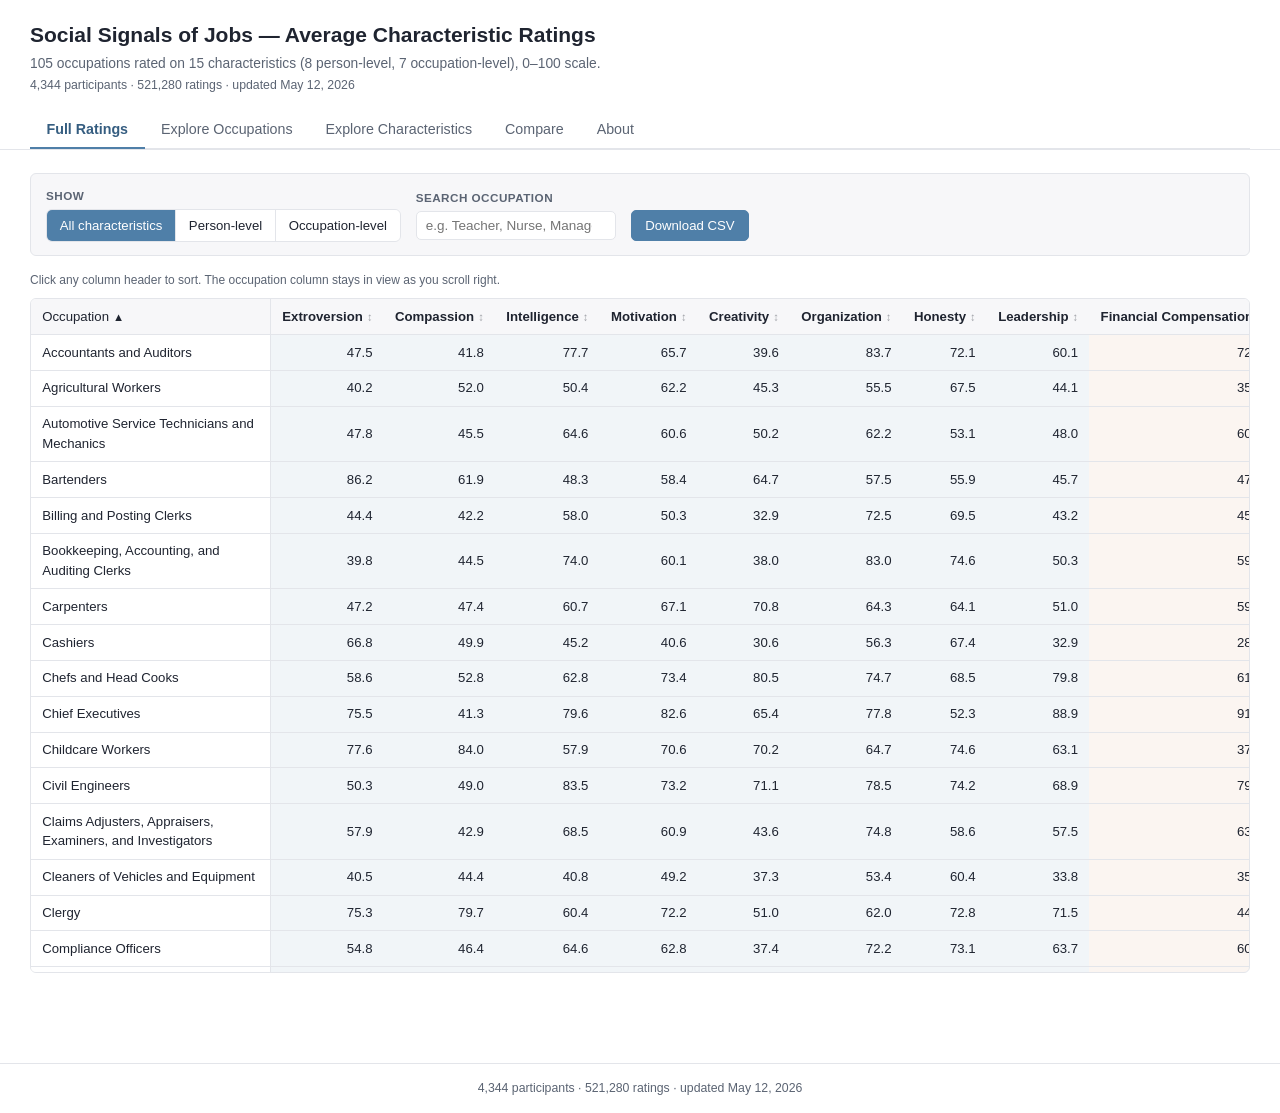
<file: index.html>
<!DOCTYPE html>
<html lang="en">
<head>
<meta charset="utf-8">
<meta name="viewport" content="width=device-width, initial-scale=1">
<title>Social Signals of Jobs &mdash; Ratings</title>
<link rel="icon" href="data:image/svg+xml,<svg xmlns=%22http://www.w3.org/2000/svg%22 viewBox=%220 0 16 16%22><rect width=%2216%22 height=%2216%22 rx=%223%22 fill=%22%234f7fa8%22/><text x=%228%22 y=%2212%22 font-size=%2211%22 text-anchor=%22middle%22 fill=%22white%22 font-family=%22sans-serif%22 font-weight=%22bold%22>R</text></svg>">
<link rel="stylesheet" href="app.css?v=1778632875">
<script src="https://cdn.plot.ly/plotly-2.35.2.min.js" charset="utf-8"></script>
</head>
<body>
<script id="ratings-data" type="application/json">[{"jobtitle":"Accountants and Auditors","Extroversion":47.48,"Compassion":41.8,"Intelligence":77.67,"Motivation":65.65,"Creativity":39.6,"Organization":83.72,"Honesty":72.05,"Leadership":60.07,"FinancialCompensation":72.51,"Prestige":66.01,"SocialImpact":54.33,"InterestingnessVariety":43.33,"LeadershipResponsibility":58.97,"DifficultyToGet":70,"PrecisionCoordination":81.55,"Person_Avg":61,"Occ_Avg":63.81},{"jobtitle":"Agricultural Workers","Extroversion":40.18,"Compassion":52,"Intelligence":50.35,"Motivation":62.18,"Creativity":45.26,"Organization":55.46,"Honesty":67.53,"Leadership":44.09,"FinancialCompensation":35.8,"Prestige":36.64,"SocialImpact":67.01,"InterestingnessVariety":45.14,"LeadershipResponsibility":41.25,"DifficultyToGet":33.42,"PrecisionCoordination":58.53,"Person_Avg":52.13,"Occ_Avg":45.4},{"jobtitle":"Automotive Service Technicians and Mechanics","Extroversion":47.84,"Compassion":45.48,"Intelligence":64.58,"Motivation":60.64,"Creativity":50.24,"Organization":62.16,"Honesty":53.14,"Leadership":47.97,"FinancialCompensation":60.64,"Prestige":48.3,"SocialImpact":57.53,"InterestingnessVariety":53.66,"LeadershipResponsibility":47.18,"DifficultyToGet":54.66,"PrecisionCoordination":77.09,"Person_Avg":54.01,"Occ_Avg":57.01},{"jobtitle":"Bartenders","Extroversion":86.18,"Compassion":61.85,"Intelligence":48.26,"Motivation":58.42,"Creativity":64.67,"Organization":57.53,"Honesty":55.9,"Leadership":45.68,"FinancialCompensation":47.51,"Prestige":38.99,"SocialImpact":54.34,"InterestingnessVariety":67.37,"LeadershipResponsibility":40.95,"DifficultyToGet":35.94,"PrecisionCoordination":60.78,"Person_Avg":59.81,"Occ_Avg":49.41},{"jobtitle":"Billing and Posting Clerks","Extroversion":44.44,"Compassion":42.19,"Intelligence":57.98,"Motivation":50.3,"Creativity":32.87,"Organization":72.46,"Honesty":69.53,"Leadership":43.19,"FinancialCompensation":45.91,"Prestige":38.8,"SocialImpact":46.57,"InterestingnessVariety":36.11,"LeadershipResponsibility":43.06,"DifficultyToGet":42.68,"PrecisionCoordination":70.26,"Person_Avg":51.62,"Occ_Avg":46.2},{"jobtitle":"Bookkeeping, Accounting, and Auditing Clerks","Extroversion":39.81,"Compassion":44.5,"Intelligence":73.95,"Motivation":60.12,"Creativity":38.01,"Organization":82.96,"Honesty":74.61,"Leadership":50.3,"FinancialCompensation":59.64,"Prestige":55.77,"SocialImpact":50.43,"InterestingnessVariety":42.21,"LeadershipResponsibility":51.74,"DifficultyToGet":60.3,"PrecisionCoordination":79.97,"Person_Avg":58.03,"Occ_Avg":57.15},{"jobtitle":"Carpenters","Extroversion":47.2,"Compassion":47.42,"Intelligence":60.74,"Motivation":67.14,"Creativity":70.8,"Organization":64.34,"Honesty":64.08,"Leadership":50.97,"FinancialCompensation":59.74,"Prestige":51.11,"SocialImpact":57.51,"InterestingnessVariety":58.74,"LeadershipResponsibility":49.3,"DifficultyToGet":54.94,"PrecisionCoordination":76.87,"Person_Avg":59.09,"Occ_Avg":58.32},{"jobtitle":"Cashiers","Extroversion":66.76,"Compassion":49.94,"Intelligence":45.24,"Motivation":40.57,"Creativity":30.58,"Organization":56.25,"Honesty":67.41,"Leadership":32.88,"FinancialCompensation":28.91,"Prestige":26.58,"SocialImpact":45.78,"InterestingnessVariety":30.82,"LeadershipResponsibility":32.02,"DifficultyToGet":22.52,"PrecisionCoordination":58.74,"Person_Avg":48.7,"Occ_Avg":35.05},{"jobtitle":"Chefs and Head Cooks","Extroversion":58.59,"Compassion":52.82,"Intelligence":62.83,"Motivation":73.41,"Creativity":80.5,"Organization":74.72,"Honesty":68.45,"Leadership":79.83,"FinancialCompensation":61.84,"Prestige":66.01,"SocialImpact":59.54,"InterestingnessVariety":70.85,"LeadershipResponsibility":77.32,"DifficultyToGet":64.94,"PrecisionCoordination":77.81,"Person_Avg":68.89,"Occ_Avg":68.33},{"jobtitle":"Chief Executives","Extroversion":75.52,"Compassion":41.33,"Intelligence":79.57,"Motivation":82.56,"Creativity":65.39,"Organization":77.76,"Honesty":52.25,"Leadership":88.88,"FinancialCompensation":91.7,"Prestige":89.1,"SocialImpact":65.74,"InterestingnessVariety":67.54,"LeadershipResponsibility":89.79,"DifficultyToGet":87.25,"PrecisionCoordination":71.81,"Person_Avg":70.41,"Occ_Avg":80.42},{"jobtitle":"Childcare Workers","Extroversion":77.55,"Compassion":84.01,"Intelligence":57.85,"Motivation":70.62,"Creativity":70.17,"Organization":64.68,"Honesty":74.62,"Leadership":63.1,"FinancialCompensation":37.42,"Prestige":45.69,"SocialImpact":80.69,"InterestingnessVariety":61.14,"LeadershipResponsibility":67.31,"DifficultyToGet":44,"PrecisionCoordination":64.01,"Person_Avg":70.33,"Occ_Avg":57.18},{"jobtitle":"Civil Engineers","Extroversion":50.32,"Compassion":48.95,"Intelligence":83.48,"Motivation":73.15,"Creativity":71.11,"Organization":78.51,"Honesty":74.15,"Leadership":68.89,"FinancialCompensation":79.41,"Prestige":76.2,"SocialImpact":72.17,"InterestingnessVariety":68.71,"LeadershipResponsibility":68.48,"DifficultyToGet":80.34,"PrecisionCoordination":84.42,"Person_Avg":68.57,"Occ_Avg":75.68},{"jobtitle":"Claims Adjusters, Appraisers, Examiners, and Investigators","Extroversion":57.85,"Compassion":42.88,"Intelligence":68.47,"Motivation":60.94,"Creativity":43.55,"Organization":74.83,"Honesty":58.6,"Leadership":57.54,"FinancialCompensation":63.25,"Prestige":55.07,"SocialImpact":52.22,"InterestingnessVariety":52.94,"LeadershipResponsibility":54.7,"DifficultyToGet":60.09,"PrecisionCoordination":73.07,"Person_Avg":58.08,"Occ_Avg":58.76},{"jobtitle":"Cleaners of Vehicles and Equipment","Extroversion":40.48,"Compassion":44.38,"Intelligence":40.77,"Motivation":49.24,"Creativity":37.29,"Organization":53.35,"Honesty":60.41,"Leadership":33.8,"FinancialCompensation":35.88,"Prestige":26.88,"SocialImpact":41.86,"InterestingnessVariety":34.12,"LeadershipResponsibility":32.11,"DifficultyToGet":25.73,"PrecisionCoordination":54.94,"Person_Avg":44.96,"Occ_Avg":35.93},{"jobtitle":"Clergy","Extroversion":75.3,"Compassion":79.69,"Intelligence":60.43,"Motivation":72.17,"Creativity":50.99,"Organization":61.95,"Honesty":72.77,"Leadership":71.48,"FinancialCompensation":44.6,"Prestige":66.36,"SocialImpact":75.5,"InterestingnessVariety":56.44,"LeadershipResponsibility":75.75,"DifficultyToGet":56.48,"PrecisionCoordination":51.17,"Person_Avg":68.1,"Occ_Avg":60.9},{"jobtitle":"Compliance Officers","Extroversion":54.75,"Compassion":46.36,"Intelligence":64.64,"Motivation":62.75,"Creativity":37.41,"Organization":72.15,"Honesty":73.12,"Leadership":63.65,"FinancialCompensation":60.66,"Prestige":56.59,"SocialImpact":58.04,"InterestingnessVariety":49.65,"LeadershipResponsibility":68.69,"DifficultyToGet":63.2,"PrecisionCoordination":68.55,"Person_Avg":59.35,"Occ_Avg":60.77},{"jobtitle":"Computer Support Specialists","Extroversion":49.7,"Compassion":48.08,"Intelligence":75.46,"Motivation":60.15,"Creativity":54.18,"Organization":67.1,"Honesty":68.58,"Leadership":53.76,"FinancialCompensation":63.97,"Prestige":57.73,"SocialImpact":56.35,"InterestingnessVariety":52.64,"LeadershipResponsibility":54.39,"DifficultyToGet":61.96,"PrecisionCoordination":72.65,"Person_Avg":59.63,"Occ_Avg":59.96},{"jobtitle":"Computer Systems Analysts","Extroversion":36.73,"Compassion":42.57,"Intelligence":81.94,"Motivation":68.16,"Creativity":57.42,"Organization":74.95,"Honesty":70.44,"Leadership":56.82,"FinancialCompensation":76.34,"Prestige":68.4,"SocialImpact":55.21,"InterestingnessVariety":57.87,"LeadershipResponsibility":56.74,"DifficultyToGet":73.57,"PrecisionCoordination":77.56,"Person_Avg":61.13,"Occ_Avg":66.53},{"jobtitle":"Computer and Information Systems Managers","Extroversion":42.76,"Compassion":43.34,"Intelligence":79.96,"Motivation":67.35,"Creativity":57.41,"Organization":77.47,"Honesty":71.49,"Leadership":71.2,"FinancialCompensation":75.99,"Prestige":71.36,"SocialImpact":54.92,"InterestingnessVariety":56.68,"LeadershipResponsibility":71.41,"DifficultyToGet":71.78,"PrecisionCoordination":76.89,"Person_Avg":63.87,"Occ_Avg":68.43},{"jobtitle":"Construction Equipment Operators","Extroversion":43.32,"Compassion":42.66,"Intelligence":56.74,"Motivation":60.36,"Creativity":42.41,"Organization":61.96,"Honesty":63.99,"Leadership":52.03,"FinancialCompensation":62.05,"Prestige":47.98,"SocialImpact":56.29,"InterestingnessVariety":49.23,"LeadershipResponsibility":51.36,"DifficultyToGet":56.11,"PrecisionCoordination":79.41,"Person_Avg":52.93,"Occ_Avg":57.49},{"jobtitle":"Construction Laborers","Extroversion":46.54,"Compassion":42.61,"Intelligence":48.4,"Motivation":58.03,"Creativity":46,"Organization":55.17,"Honesty":58.72,"Leadership":40.05,"FinancialCompensation":49.35,"Prestige":37.37,"SocialImpact":55.53,"InterestingnessVariety":45.81,"LeadershipResponsibility":39.19,"DifficultyToGet":33.99,"PrecisionCoordination":70.61,"Person_Avg":49.44,"Occ_Avg":47.41},{"jobtitle":"Construction Managers","Extroversion":62.23,"Compassion":45.14,"Intelligence":68.52,"Motivation":72.45,"Creativity":57.99,"Organization":72.99,"Honesty":62.2,"Leadership":80.83,"FinancialCompensation":70.16,"Prestige":63.78,"SocialImpact":58.89,"InterestingnessVariety":58.78,"LeadershipResponsibility":80.64,"DifficultyToGet":66.29,"PrecisionCoordination":78.38,"Person_Avg":65.29,"Occ_Avg":68.13},{"jobtitle":"Cooks","Extroversion":48.57,"Compassion":53.06,"Intelligence":51.53,"Motivation":61.07,"Creativity":69.74,"Organization":63.35,"Honesty":60.69,"Leadership":49.6,"FinancialCompensation":42.23,"Prestige":43.75,"SocialImpact":55.23,"InterestingnessVariety":57.28,"LeadershipResponsibility":49.05,"DifficultyToGet":39.49,"PrecisionCoordination":68.29,"Person_Avg":57.2,"Occ_Avg":50.76},{"jobtitle":"Couriers and Messengers","Extroversion":57.93,"Compassion":49.23,"Intelligence":45.28,"Motivation":52.34,"Creativity":37.13,"Organization":63.64,"Honesty":67.23,"Leadership":36.94,"FinancialCompensation":39.64,"Prestige":33.9,"SocialImpact":51.41,"InterestingnessVariety":46.07,"LeadershipResponsibility":36.43,"DifficultyToGet":30.59,"PrecisionCoordination":59.93,"Person_Avg":51.22,"Occ_Avg":42.57},{"jobtitle":"Customer Service Representatives","Extroversion":77.65,"Compassion":60.66,"Intelligence":51.78,"Motivation":48.74,"Creativity":46.42,"Organization":57.88,"Honesty":56.97,"Leadership":44.11,"FinancialCompensation":39.49,"Prestige":32.82,"SocialImpact":53.52,"InterestingnessVariety":44.2,"LeadershipResponsibility":43.23,"DifficultyToGet":33.02,"PrecisionCoordination":51.95,"Person_Avg":55.53,"Occ_Avg":42.6},{"jobtitle":"Driver/Sales Workers and Truck Drivers","Extroversion":47.6,"Compassion":42.58,"Intelligence":47.09,"Motivation":58.14,"Creativity":36.17,"Organization":53.98,"Honesty":59.47,"Leadership":43.82,"FinancialCompensation":52.97,"Prestige":37.9,"SocialImpact":56.9,"InterestingnessVariety":43.6,"LeadershipResponsibility":43.23,"DifficultyToGet":40.77,"PrecisionCoordination":62.83,"Person_Avg":48.61,"Occ_Avg":48.31},{"jobtitle":"Education and Childcare Administrators","Extroversion":74.86,"Compassion":79.98,"Intelligence":70.5,"Motivation":71.2,"Creativity":69.41,"Organization":75.17,"Honesty":74.12,"Leadership":75.38,"FinancialCompensation":55.21,"Prestige":60.75,"SocialImpact":79.61,"InterestingnessVariety":62.18,"LeadershipResponsibility":78.53,"DifficultyToGet":64.01,"PrecisionCoordination":69.8,"Person_Avg":73.83,"Occ_Avg":67.16},{"jobtitle":"Educational, Guidance, and Career Counselors and Advisors","Extroversion":79.45,"Compassion":80.03,"Intelligence":71.18,"Motivation":71.97,"Creativity":66.12,"Organization":70.57,"Honesty":74.92,"Leadership":72.15,"FinancialCompensation":53.38,"Prestige":60.34,"SocialImpact":80.1,"InterestingnessVariety":65.62,"LeadershipResponsibility":74.57,"DifficultyToGet":62.19,"PrecisionCoordination":62.57,"Person_Avg":73.3,"Occ_Avg":65.54},{"jobtitle":"Electricians","Extroversion":46.69,"Compassion":46.69,"Intelligence":71.14,"Motivation":65.81,"Creativity":52.95,"Organization":69.2,"Honesty":65.89,"Leadership":53.06,"FinancialCompensation":71.83,"Prestige":60.75,"SocialImpact":60.74,"InterestingnessVariety":55.91,"LeadershipResponsibility":54.16,"DifficultyToGet":64.59,"PrecisionCoordination":80.96,"Person_Avg":58.93,"Occ_Avg":64.13},{"jobtitle":"Elementary and Middle School Teachers","Extroversion":80.72,"Compassion":82.01,"Intelligence":71.82,"Motivation":75.33,"Creativity":78.92,"Organization":74.17,"Honesty":76.96,"Leadership":72.38,"FinancialCompensation":44.95,"Prestige":59.08,"SocialImpact":84.75,"InterestingnessVariety":69.53,"LeadershipResponsibility":76.59,"DifficultyToGet":57.04,"PrecisionCoordination":69.39,"Person_Avg":76.54,"Occ_Avg":65.9},{"jobtitle":"Fast Food and Counter Workers","Extroversion":66.08,"Compassion":49.59,"Intelligence":37.3,"Motivation":38.94,"Creativity":33.28,"Organization":49.55,"Honesty":53.47,"Leadership":31.24,"FinancialCompensation":24.8,"Prestige":21.66,"SocialImpact":48.39,"InterestingnessVariety":32.09,"LeadershipResponsibility":30.47,"DifficultyToGet":19.92,"PrecisionCoordination":49.96,"Person_Avg":44.93,"Occ_Avg":32.47},{"jobtitle":"Financial Managers","Extroversion":62.38,"Compassion":46.37,"Intelligence":77.2,"Motivation":72.6,"Creativity":52.77,"Organization":80.45,"Honesty":60.44,"Leadership":75.82,"FinancialCompensation":78.85,"Prestige":72.96,"SocialImpact":59.46,"InterestingnessVariety":51.69,"LeadershipResponsibility":75.49,"DifficultyToGet":73.24,"PrecisionCoordination":76.15,"Person_Avg":66,"Occ_Avg":69.69},{"jobtitle":"Financial and Investment Analysts","Extroversion":54.18,"Compassion":40.98,"Intelligence":79.17,"Motivation":73.26,"Creativity":50.38,"Organization":78.01,"Honesty":60.27,"Leadership":63.11,"FinancialCompensation":79.03,"Prestige":73.55,"SocialImpact":54.95,"InterestingnessVariety":56.97,"LeadershipResponsibility":65.82,"DifficultyToGet":72.65,"PrecisionCoordination":76.35,"Person_Avg":62.42,"Occ_Avg":68.47},{"jobtitle":"Firefighters","Extroversion":66.52,"Compassion":83.59,"Intelligence":66.32,"Motivation":85.07,"Creativity":56.24,"Organization":72.6,"Honesty":80.95,"Leadership":76.82,"FinancialCompensation":60.22,"Prestige":76.55,"SocialImpact":85.39,"InterestingnessVariety":75.64,"LeadershipResponsibility":77.89,"DifficultyToGet":65.81,"PrecisionCoordination":82.86,"Person_Avg":73.51,"Occ_Avg":74.91},{"jobtitle":"First-Line Supervisors of Construction Trades and Extraction Workers","Extroversion":59.64,"Compassion":46.07,"Intelligence":63.26,"Motivation":65.79,"Creativity":48.59,"Organization":67.51,"Honesty":62.51,"Leadership":74.05,"FinancialCompensation":64,"Prestige":53.47,"SocialImpact":56.25,"InterestingnessVariety":51.14,"LeadershipResponsibility":72.93,"DifficultyToGet":60.21,"PrecisionCoordination":71.05,"Person_Avg":60.93,"Occ_Avg":61.29},{"jobtitle":"First-Line Supervisors of Food Preparation and Serving Workers","Extroversion":60.86,"Compassion":52.01,"Intelligence":49.77,"Motivation":57.58,"Creativity":44.39,"Organization":64.13,"Honesty":61.36,"Leadership":64.92,"FinancialCompensation":43.37,"Prestige":41.08,"SocialImpact":54.01,"InterestingnessVariety":41.45,"LeadershipResponsibility":64.08,"DifficultyToGet":40.85,"PrecisionCoordination":61.57,"Person_Avg":56.88,"Occ_Avg":49.49},{"jobtitle":"First-Line Supervisors of Non-Retail Sales Workers","Extroversion":63.29,"Compassion":50.41,"Intelligence":57.12,"Motivation":57.76,"Creativity":45.18,"Organization":63.26,"Honesty":58.34,"Leadership":68.87,"FinancialCompensation":54.06,"Prestige":50.95,"SocialImpact":50.21,"InterestingnessVariety":44.7,"LeadershipResponsibility":65.25,"DifficultyToGet":48.45,"PrecisionCoordination":58.11,"Person_Avg":58.03,"Occ_Avg":53.1},{"jobtitle":"First-Line Supervisors of Office and Administrative Support Workers","Extroversion":66.09,"Compassion":53.35,"Intelligence":61.79,"Motivation":60.78,"Creativity":45.4,"Organization":71.39,"Honesty":62.76,"Leadership":72.27,"FinancialCompensation":57.03,"Prestige":54.28,"SocialImpact":53.35,"InterestingnessVariety":45.09,"LeadershipResponsibility":71.12,"DifficultyToGet":55.68,"PrecisionCoordination":63.65,"Person_Avg":61.73,"Occ_Avg":57.17},{"jobtitle":"First-Line Supervisors of Production and Operating Workers","Extroversion":61.33,"Compassion":51.63,"Intelligence":61.65,"Motivation":62.88,"Creativity":46.56,"Organization":68.97,"Honesty":62.58,"Leadership":72.55,"FinancialCompensation":59.31,"Prestige":53.64,"SocialImpact":52.26,"InterestingnessVariety":49.03,"LeadershipResponsibility":70.99,"DifficultyToGet":56.24,"PrecisionCoordination":67.97,"Person_Avg":61.02,"Occ_Avg":58.49},{"jobtitle":"First-Line Supervisors of Retail Sales Workers","Extroversion":71.88,"Compassion":50.43,"Intelligence":54.39,"Motivation":56.69,"Creativity":47.18,"Organization":62.66,"Honesty":57.31,"Leadership":67.17,"FinancialCompensation":49.28,"Prestige":44.66,"SocialImpact":49.58,"InterestingnessVariety":46.7,"LeadershipResponsibility":69.01,"DifficultyToGet":45.62,"PrecisionCoordination":55.63,"Person_Avg":58.46,"Occ_Avg":51.5},{"jobtitle":"Food Preparation Workers","Extroversion":46.72,"Compassion":48.18,"Intelligence":41.27,"Motivation":47.33,"Creativity":45.8,"Organization":59.99,"Honesty":62.23,"Leadership":34.71,"FinancialCompensation":31.26,"Prestige":28.64,"SocialImpact":53.07,"InterestingnessVariety":37.75,"LeadershipResponsibility":36.13,"DifficultyToGet":24.21,"PrecisionCoordination":59.45,"Person_Avg":48.28,"Occ_Avg":38.64},{"jobtitle":"Food Service Managers","Extroversion":64.95,"Compassion":52.61,"Intelligence":54.69,"Motivation":58.76,"Creativity":50.29,"Organization":67.17,"Honesty":60.48,"Leadership":70.86,"FinancialCompensation":48.81,"Prestige":46.23,"SocialImpact":52.89,"InterestingnessVariety":46.1,"LeadershipResponsibility":71.86,"DifficultyToGet":47.53,"PrecisionCoordination":61.79,"Person_Avg":59.98,"Occ_Avg":53.6},{"jobtitle":"General Maintenance and Repair Workers","Extroversion":48.12,"Compassion":47.26,"Intelligence":57.44,"Motivation":56.33,"Creativity":50.44,"Organization":60.72,"Honesty":59.4,"Leadership":43.5,"FinancialCompensation":49.6,"Prestige":39.55,"SocialImpact":57.53,"InterestingnessVariety":50.38,"LeadershipResponsibility":41.27,"DifficultyToGet":42.41,"PrecisionCoordination":69.55,"Person_Avg":52.9,"Occ_Avg":50.04},{"jobtitle":"General Office Clerks","Extroversion":57.88,"Compassion":49.86,"Intelligence":54.79,"Motivation":51.34,"Creativity":39.64,"Organization":70.85,"Honesty":63.87,"Leadership":43.39,"FinancialCompensation":41.04,"Prestige":40.5,"SocialImpact":46.87,"InterestingnessVariety":40.69,"LeadershipResponsibility":42.71,"DifficultyToGet":38.67,"PrecisionCoordination":59.78,"Person_Avg":53.95,"Occ_Avg":44.32},{"jobtitle":"General and Operations Managers","Extroversion":68.27,"Compassion":50.89,"Intelligence":68.75,"Motivation":68.2,"Creativity":53.35,"Organization":74.46,"Honesty":63.95,"Leadership":80.2,"FinancialCompensation":68.7,"Prestige":65.68,"SocialImpact":55.91,"InterestingnessVariety":57.18,"LeadershipResponsibility":81.09,"DifficultyToGet":67.57,"PrecisionCoordination":70.55,"Person_Avg":66.01,"Occ_Avg":66.67},{"jobtitle":"Hairdressers, Hairstylists, and Cosmetologists","Extroversion":80.92,"Compassion":69.35,"Intelligence":50.68,"Motivation":65.98,"Creativity":81.38,"Organization":57.9,"Honesty":62.2,"Leadership":47.74,"FinancialCompensation":49.89,"Prestige":46.31,"SocialImpact":59.42,"InterestingnessVariety":68.01,"LeadershipResponsibility":44.4,"DifficultyToGet":43.66,"PrecisionCoordination":70.09,"Person_Avg":64.52,"Occ_Avg":54.54},{"jobtitle":"Heating, Air Conditioning, and Refrigeration Mechanics and Installers","Extroversion":50.35,"Compassion":46.55,"Intelligence":63.7,"Motivation":61.17,"Creativity":46.5,"Organization":60.77,"Honesty":62.22,"Leadership":48.79,"FinancialCompensation":62.84,"Prestige":49.05,"SocialImpact":56.45,"InterestingnessVariety":47.11,"LeadershipResponsibility":49.4,"DifficultyToGet":56.72,"PrecisionCoordination":74.29,"Person_Avg":55.01,"Occ_Avg":56.55},{"jobtitle":"Home Health Aides","Extroversion":68.48,"Compassion":85.16,"Intelligence":60.82,"Motivation":65.35,"Creativity":49.14,"Organization":67.18,"Honesty":73.89,"Leadership":54.28,"FinancialCompensation":48.03,"Prestige":45.28,"SocialImpact":72.82,"InterestingnessVariety":55.38,"LeadershipResponsibility":57.78,"DifficultyToGet":45.15,"PrecisionCoordination":68.52,"Person_Avg":65.54,"Occ_Avg":56.14},{"jobtitle":"Hosts and Hostesses, Restaurant, Lounge, and Coffee Shop","Extroversion":81.7,"Compassion":64.25,"Intelligence":45.16,"Motivation":52.16,"Creativity":47.71,"Organization":58.72,"Honesty":62.56,"Leadership":42.15,"FinancialCompensation":33.97,"Prestige":32.66,"SocialImpact":52.12,"InterestingnessVariety":51.14,"LeadershipResponsibility":43.17,"DifficultyToGet":26.78,"PrecisionCoordination":53.23,"Person_Avg":56.8,"Occ_Avg":41.87},{"jobtitle":"Human Resources Workers","Extroversion":72.37,"Compassion":65.26,"Intelligence":61.94,"Motivation":60.09,"Creativity":48.94,"Organization":69.62,"Honesty":63.89,"Leadership":61.8,"FinancialCompensation":57.33,"Prestige":52.77,"SocialImpact":63.99,"InterestingnessVariety":54.32,"LeadershipResponsibility":62.67,"DifficultyToGet":57.27,"PrecisionCoordination":59.9,"Person_Avg":62.99,"Occ_Avg":58.32},{"jobtitle":"Industrial Truck and Tractor Operators","Extroversion":38.29,"Compassion":42.48,"Intelligence":50.23,"Motivation":56.22,"Creativity":35.87,"Organization":55.39,"Honesty":60.96,"Leadership":45.14,"FinancialCompensation":58.71,"Prestige":40.31,"SocialImpact":52.54,"InterestingnessVariety":41.64,"LeadershipResponsibility":43.12,"DifficultyToGet":48.52,"PrecisionCoordination":67.19,"Person_Avg":48.07,"Occ_Avg":50.29},{"jobtitle":"Industrial and Refractory Machinery Mechanics","Extroversion":40.29,"Compassion":42.29,"Intelligence":65.88,"Motivation":59.81,"Creativity":48.65,"Organization":64.22,"Honesty":65.61,"Leadership":50.23,"FinancialCompensation":63.87,"Prestige":51.46,"SocialImpact":52.68,"InterestingnessVariety":51.28,"LeadershipResponsibility":49.44,"DifficultyToGet":61.13,"PrecisionCoordination":78.09,"Person_Avg":54.62,"Occ_Avg":58.28},{"jobtitle":"Inspectors, Testers, Sorters, Samplers, and Weighers","Extroversion":43.82,"Compassion":43.31,"Intelligence":60.1,"Motivation":56.81,"Creativity":39.6,"Organization":72.71,"Honesty":72.3,"Leadership":50.16,"FinancialCompensation":52.39,"Prestige":47.4,"SocialImpact":53.21,"InterestingnessVariety":48.51,"LeadershipResponsibility":50.66,"DifficultyToGet":51.13,"PrecisionCoordination":76.5,"Person_Avg":54.85,"Occ_Avg":54.26},{"jobtitle":"Insurance Sales Agents","Extroversion":81.28,"Compassion":43.36,"Intelligence":58.6,"Motivation":69.92,"Creativity":46.73,"Organization":65.65,"Honesty":43.86,"Leadership":54.47,"FinancialCompensation":62.57,"Prestige":47.85,"SocialImpact":48.54,"InterestingnessVariety":41.67,"LeadershipResponsibility":52.57,"DifficultyToGet":43.88,"PrecisionCoordination":56.33,"Person_Avg":57.98,"Occ_Avg":50.49},{"jobtitle":"Involuntarily Unemployed and Searching for a Job","Extroversion":54.01,"Compassion":51.26,"Intelligence":49.94,"Motivation":66.04,"Creativity":49.66,"Organization":45.85,"Honesty":53.66,"Leadership":35.14,"FinancialCompensation":12.99,"Prestige":17.74,"SocialImpact":30.95,"InterestingnessVariety":27.91,"LeadershipResponsibility":28.19,"DifficultyToGet":21.16,"PrecisionCoordination":36.13,"Person_Avg":50.69,"Occ_Avg":25.01},{"jobtitle":"Janitors and Building Cleaners","Extroversion":37.16,"Compassion":50.17,"Intelligence":39.42,"Motivation":47.13,"Creativity":31.56,"Organization":55.78,"Honesty":64.41,"Leadership":33.45,"FinancialCompensation":30.7,"Prestige":22.82,"SocialImpact":53.84,"InterestingnessVariety":28.25,"LeadershipResponsibility":28.28,"DifficultyToGet":23.3,"PrecisionCoordination":49.25,"Person_Avg":44.88,"Occ_Avg":33.78},{"jobtitle":"Landscaping and Groundskeeping Workers","Extroversion":44.2,"Compassion":49.25,"Intelligence":43.9,"Motivation":57.65,"Creativity":63.13,"Organization":55.23,"Honesty":62.18,"Leadership":40.24,"FinancialCompensation":39.78,"Prestige":32.77,"SocialImpact":54.18,"InterestingnessVariety":51.22,"LeadershipResponsibility":39.57,"DifficultyToGet":31.08,"PrecisionCoordination":62.19,"Person_Avg":51.97,"Occ_Avg":44.4},{"jobtitle":"Lawyers","Extroversion":77.53,"Compassion":48.92,"Intelligence":85.72,"Motivation":81.68,"Creativity":66.69,"Organization":83.05,"Honesty":46.34,"Leadership":76.69,"FinancialCompensation":88.58,"Prestige":86.69,"SocialImpact":72.92,"InterestingnessVariety":74.97,"LeadershipResponsibility":77.09,"DifficultyToGet":86.08,"PrecisionCoordination":78.33,"Person_Avg":70.83,"Occ_Avg":80.67},{"jobtitle":"Licensed Practical and Licensed Vocational Nurses","Extroversion":75.75,"Compassion":82.86,"Intelligence":76.85,"Motivation":75.41,"Creativity":53.69,"Organization":76.91,"Honesty":79.22,"Leadership":68.2,"FinancialCompensation":69.95,"Prestige":72.16,"SocialImpact":80.2,"InterestingnessVariety":70.82,"LeadershipResponsibility":67.9,"DifficultyToGet":70.34,"PrecisionCoordination":80.63,"Person_Avg":73.61,"Occ_Avg":73.14},{"jobtitle":"Machinists","Extroversion":37.66,"Compassion":40.51,"Intelligence":64.62,"Motivation":60.52,"Creativity":53.74,"Organization":64.52,"Honesty":65.03,"Leadership":46.19,"FinancialCompensation":60.85,"Prestige":50.56,"SocialImpact":50.28,"InterestingnessVariety":52.75,"LeadershipResponsibility":43.92,"DifficultyToGet":60.27,"PrecisionCoordination":80.28,"Person_Avg":54.1,"Occ_Avg":56.99},{"jobtitle":"Maids and Housekeeping Cleaners","Extroversion":44.66,"Compassion":56.5,"Intelligence":39.02,"Motivation":51.71,"Creativity":36.6,"Organization":64,"Honesty":64.43,"Leadership":32.79,"FinancialCompensation":33.38,"Prestige":24.55,"SocialImpact":47.79,"InterestingnessVariety":35.37,"LeadershipResponsibility":33.55,"DifficultyToGet":21.81,"PrecisionCoordination":54.49,"Person_Avg":48.71,"Occ_Avg":35.85},{"jobtitle":"Management Analysts","Extroversion":49.95,"Compassion":42.97,"Intelligence":74.76,"Motivation":66.27,"Creativity":54.06,"Organization":77.57,"Honesty":65.3,"Leadership":67.41,"FinancialCompensation":71.36,"Prestige":65.79,"SocialImpact":51.3,"InterestingnessVariety":51.07,"LeadershipResponsibility":65.82,"DifficultyToGet":69.3,"PrecisionCoordination":71.97,"Person_Avg":62.29,"Occ_Avg":63.8},{"jobtitle":"Manual Laborers and Freight, Stock, and Material Movers","Extroversion":41.71,"Compassion":42.58,"Intelligence":42.85,"Motivation":50.63,"Creativity":34.7,"Organization":53.5,"Honesty":58.92,"Leadership":38.42,"FinancialCompensation":39.69,"Prestige":30.69,"SocialImpact":53.15,"InterestingnessVariety":35.2,"LeadershipResponsibility":36.16,"DifficultyToGet":32.07,"PrecisionCoordination":62.46,"Person_Avg":45.41,"Occ_Avg":41.35},{"jobtitle":"Manual Packers and Packagers","Extroversion":35.78,"Compassion":40.49,"Intelligence":39.99,"Motivation":46.42,"Creativity":33.92,"Organization":59.71,"Honesty":60.15,"Leadership":31.78,"FinancialCompensation":36.41,"Prestige":28.15,"SocialImpact":43.55,"InterestingnessVariety":30.28,"LeadershipResponsibility":31.49,"DifficultyToGet":24.56,"PrecisionCoordination":59.28,"Person_Avg":43.53,"Occ_Avg":36.25},{"jobtitle":"Market Research Analysts and Marketing Specialists","Extroversion":61.12,"Compassion":45.86,"Intelligence":73,"Motivation":67.66,"Creativity":64.41,"Organization":72.32,"Honesty":61.38,"Leadership":59.5,"FinancialCompensation":67.41,"Prestige":64.24,"SocialImpact":56.76,"InterestingnessVariety":61.45,"LeadershipResponsibility":59.32,"DifficultyToGet":63.97,"PrecisionCoordination":70.62,"Person_Avg":63.16,"Occ_Avg":63.4},{"jobtitle":"Marketing Managers","Extroversion":76.04,"Compassion":48.34,"Intelligence":69.21,"Motivation":70.67,"Creativity":75.2,"Organization":71.64,"Honesty":53.82,"Leadership":75.9,"FinancialCompensation":69.94,"Prestige":64.94,"SocialImpact":55.99,"InterestingnessVariety":62.32,"LeadershipResponsibility":75.1,"DifficultyToGet":66.58,"PrecisionCoordination":63.62,"Person_Avg":67.6,"Occ_Avg":65.5},{"jobtitle":"Mechanical Engineers","Extroversion":44.19,"Compassion":42.99,"Intelligence":85.02,"Motivation":74.23,"Creativity":69.13,"Organization":79.25,"Honesty":73.66,"Leadership":66.22,"FinancialCompensation":79.34,"Prestige":77.03,"SocialImpact":66.87,"InterestingnessVariety":67.11,"LeadershipResponsibility":64.21,"DifficultyToGet":81.71,"PrecisionCoordination":86.18,"Person_Avg":66.84,"Occ_Avg":74.64},{"jobtitle":"Medical Assistants","Extroversion":69.24,"Compassion":77.55,"Intelligence":71.54,"Motivation":71.39,"Creativity":47.27,"Organization":76.67,"Honesty":77.5,"Leadership":53.36,"FinancialCompensation":59.33,"Prestige":61.34,"SocialImpact":72.3,"InterestingnessVariety":63.91,"LeadershipResponsibility":54.8,"DifficultyToGet":63.34,"PrecisionCoordination":79.17,"Person_Avg":68.06,"Occ_Avg":64.88},{"jobtitle":"Medical and Health Services Managers","Extroversion":68.34,"Compassion":69.58,"Intelligence":74.98,"Motivation":72.14,"Creativity":52.1,"Organization":79.45,"Honesty":71.91,"Leadership":79.56,"FinancialCompensation":73.8,"Prestige":68.76,"SocialImpact":73.46,"InterestingnessVariety":61.43,"LeadershipResponsibility":79.55,"DifficultyToGet":70.93,"PrecisionCoordination":75.37,"Person_Avg":71.01,"Occ_Avg":71.9},{"jobtitle":"Nursing Assistants","Extroversion":71.53,"Compassion":81.19,"Intelligence":66.96,"Motivation":70.63,"Creativity":48.56,"Organization":71.54,"Honesty":74.8,"Leadership":52.9,"FinancialCompensation":53.92,"Prestige":55.85,"SocialImpact":75.78,"InterestingnessVariety":62.6,"LeadershipResponsibility":52.11,"DifficultyToGet":57.49,"PrecisionCoordination":75.79,"Person_Avg":67.26,"Occ_Avg":61.93},{"jobtitle":"Out of the Labor Force and Receiving Disability Benefits","Extroversion":36.34,"Compassion":51.17,"Intelligence":42.74,"Motivation":31.1,"Creativity":35.24,"Organization":35.84,"Honesty":53.2,"Leadership":24.99,"FinancialCompensation":23.77,"Prestige":21.04,"SocialImpact":32.58,"InterestingnessVariety":26.4,"LeadershipResponsibility":20.87,"DifficultyToGet":33.09,"PrecisionCoordination":25.94,"Person_Avg":38.83,"Occ_Avg":26.24},{"jobtitle":"Painters and Paperhangers","Extroversion":42.32,"Compassion":46.64,"Intelligence":47.42,"Motivation":59.03,"Creativity":67.87,"Organization":55.89,"Honesty":61.95,"Leadership":40.89,"FinancialCompensation":47.33,"Prestige":37.53,"SocialImpact":46.47,"InterestingnessVariety":49.49,"LeadershipResponsibility":39.51,"DifficultyToGet":39.67,"PrecisionCoordination":69.46,"Person_Avg":52.75,"Occ_Avg":47.07},{"jobtitle":"Paralegals and Legal Assistants","Extroversion":61.88,"Compassion":52.64,"Intelligence":74.17,"Motivation":69.54,"Creativity":50.36,"Organization":81.43,"Honesty":68.06,"Leadership":56.86,"FinancialCompensation":64.05,"Prestige":64.32,"SocialImpact":62.65,"InterestingnessVariety":61.1,"LeadershipResponsibility":59.57,"DifficultyToGet":65.49,"PrecisionCoordination":75.12,"Person_Avg":64.37,"Occ_Avg":64.61},{"jobtitle":"Personal Care Aides","Extroversion":71.8,"Compassion":84.32,"Intelligence":57.29,"Motivation":66.67,"Creativity":51.9,"Organization":65.88,"Honesty":73.35,"Leadership":54.08,"FinancialCompensation":42.2,"Prestige":43.12,"SocialImpact":71.81,"InterestingnessVariety":55.19,"LeadershipResponsibility":54.24,"DifficultyToGet":43.65,"PrecisionCoordination":66.39,"Person_Avg":65.66,"Occ_Avg":53.8},{"jobtitle":"Personal Financial Advisors","Extroversion":70.16,"Compassion":56.14,"Intelligence":76.36,"Motivation":71.55,"Creativity":55.13,"Organization":78.01,"Honesty":66.57,"Leadership":67.03,"FinancialCompensation":76.14,"Prestige":69.26,"SocialImpact":58.54,"InterestingnessVariety":56.41,"LeadershipResponsibility":67.37,"DifficultyToGet":69.32,"PrecisionCoordination":71.94,"Person_Avg":67.62,"Occ_Avg":67},{"jobtitle":"Pharmacists","Extroversion":59.52,"Compassion":68,"Intelligence":81.98,"Motivation":70.93,"Creativity":39.71,"Organization":83.84,"Honesty":81.39,"Leadership":67.03,"FinancialCompensation":78.54,"Prestige":74.96,"SocialImpact":72.06,"InterestingnessVariety":56.25,"LeadershipResponsibility":71.01,"DifficultyToGet":78.57,"PrecisionCoordination":86.54,"Person_Avg":69.05,"Occ_Avg":73.99},{"jobtitle":"Pharmacy Technicians","Extroversion":56.59,"Compassion":64.78,"Intelligence":73.29,"Motivation":64.11,"Creativity":38.4,"Organization":80.28,"Honesty":79.06,"Leadership":53.58,"FinancialCompensation":62.62,"Prestige":62.53,"SocialImpact":67.18,"InterestingnessVariety":51.52,"LeadershipResponsibility":58.33,"DifficultyToGet":64.62,"PrecisionCoordination":83.32,"Person_Avg":63.76,"Occ_Avg":64.3},{"jobtitle":"Plumbers, Pipefitters, and Steamfitters","Extroversion":44.66,"Compassion":43.73,"Intelligence":60.07,"Motivation":62.09,"Creativity":51.24,"Organization":61.54,"Honesty":60.41,"Leadership":48.44,"FinancialCompensation":66.17,"Prestige":47.77,"SocialImpact":56.63,"InterestingnessVariety":49.6,"LeadershipResponsibility":47.21,"DifficultyToGet":57.28,"PrecisionCoordination":75.93,"Person_Avg":54.02,"Occ_Avg":57.23},{"jobtitle":"Police Officers","Extroversion":72.48,"Compassion":55.06,"Intelligence":59.6,"Motivation":69.89,"Creativity":42.59,"Organization":62.95,"Honesty":59.74,"Leadership":73.74,"FinancialCompensation":60.78,"Prestige":65.11,"SocialImpact":82.43,"InterestingnessVariety":72.32,"LeadershipResponsibility":72.04,"DifficultyToGet":58.05,"PrecisionCoordination":69.82,"Person_Avg":62.01,"Occ_Avg":68.65},{"jobtitle":"Postsecondary Teachers","Extroversion":75.21,"Compassion":72.67,"Intelligence":76.22,"Motivation":71.45,"Creativity":71.9,"Organization":72.2,"Honesty":74.6,"Leadership":70.73,"FinancialCompensation":54.97,"Prestige":63.95,"SocialImpact":79.1,"InterestingnessVariety":66.44,"LeadershipResponsibility":71.13,"DifficultyToGet":64.51,"PrecisionCoordination":66.45,"Person_Avg":73.12,"Occ_Avg":66.65},{"jobtitle":"Preschool and Kindergarten Teachers","Extroversion":82.48,"Compassion":85.91,"Intelligence":66.78,"Motivation":75.14,"Creativity":78.95,"Organization":72.14,"Honesty":79.08,"Leadership":71.19,"FinancialCompensation":42.72,"Prestige":54.26,"SocialImpact":82.16,"InterestingnessVariety":66.93,"LeadershipResponsibility":74.6,"DifficultyToGet":55.39,"PrecisionCoordination":64.56,"Person_Avg":76.46,"Occ_Avg":62.95},{"jobtitle":"Project Management Specialists","Extroversion":68.76,"Compassion":50.14,"Intelligence":71.72,"Motivation":71.03,"Creativity":63.12,"Organization":80.49,"Honesty":64.88,"Leadership":78.44,"FinancialCompensation":73.22,"Prestige":69.26,"SocialImpact":55.57,"InterestingnessVariety":61.11,"LeadershipResponsibility":77.91,"DifficultyToGet":68.95,"PrecisionCoordination":74.66,"Person_Avg":68.57,"Occ_Avg":68.67},{"jobtitle":"Property, Real Estate, and Community Association Managers","Extroversion":76.8,"Compassion":50.7,"Intelligence":63.54,"Motivation":67.76,"Creativity":52.93,"Organization":70.22,"Honesty":51.97,"Leadership":70.34,"FinancialCompensation":67.84,"Prestige":60.27,"SocialImpact":60.62,"InterestingnessVariety":55.06,"LeadershipResponsibility":68.83,"DifficultyToGet":57.48,"PrecisionCoordination":62.97,"Person_Avg":63.03,"Occ_Avg":61.87},{"jobtitle":"Real Estate Brokers and Sales Agents","Extroversion":85.32,"Compassion":49.54,"Intelligence":63.08,"Motivation":76.52,"Creativity":58.71,"Organization":69.39,"Honesty":46.52,"Leadership":62.47,"FinancialCompensation":70.41,"Prestige":63.32,"SocialImpact":56.76,"InterestingnessVariety":59.44,"LeadershipResponsibility":59.19,"DifficultyToGet":53.07,"PrecisionCoordination":61.61,"Person_Avg":63.94,"Occ_Avg":60.54},{"jobtitle":"Receptionists and Information Clerks","Extroversion":74.89,"Compassion":58.39,"Intelligence":53.11,"Motivation":49.3,"Creativity":42.21,"Organization":72.17,"Honesty":65.68,"Leadership":42.38,"FinancialCompensation":39.57,"Prestige":38.7,"SocialImpact":51.56,"InterestingnessVariety":42,"LeadershipResponsibility":41.73,"DifficultyToGet":35.61,"PrecisionCoordination":59.14,"Person_Avg":57.27,"Occ_Avg":44.04},{"jobtitle":"Registered Nurses","Extroversion":76.44,"Compassion":85.85,"Intelligence":79.95,"Motivation":79.59,"Creativity":55.27,"Organization":79.56,"Honesty":80.46,"Leadership":71.49,"FinancialCompensation":73.31,"Prestige":74.87,"SocialImpact":84.86,"InterestingnessVariety":74.3,"LeadershipResponsibility":72.68,"DifficultyToGet":74.28,"PrecisionCoordination":84.54,"Person_Avg":76.08,"Occ_Avg":76.98},{"jobtitle":"Retail Salespersons","Extroversion":79.47,"Compassion":51.2,"Intelligence":46,"Motivation":54.98,"Creativity":49.4,"Organization":52.6,"Honesty":50.29,"Leadership":42.45,"FinancialCompensation":37.28,"Prestige":32.77,"SocialImpact":45.93,"InterestingnessVariety":41.03,"LeadershipResponsibility":37.98,"DifficultyToGet":29,"PrecisionCoordination":45.07,"Person_Avg":53.3,"Occ_Avg":38.44},{"jobtitle":"Retired","Extroversion":45.54,"Compassion":56.07,"Intelligence":54.05,"Motivation":37.44,"Creativity":47.35,"Organization":42.51,"Honesty":64.3,"Leadership":31.39,"FinancialCompensation":34.2,"Prestige":50.58,"SocialImpact":35.63,"InterestingnessVariety":47.65,"LeadershipResponsibility":26.2,"DifficultyToGet":41.81,"PrecisionCoordination":29.51,"Person_Avg":47.33,"Occ_Avg":37.94},{"jobtitle":"Sales Managers","Extroversion":80.31,"Compassion":46.58,"Intelligence":60.99,"Motivation":72.47,"Creativity":59.03,"Organization":67.57,"Honesty":48.34,"Leadership":75.88,"FinancialCompensation":64.48,"Prestige":55.83,"SocialImpact":49.66,"InterestingnessVariety":53.44,"LeadershipResponsibility":73.7,"DifficultyToGet":56.58,"PrecisionCoordination":61.07,"Person_Avg":63.9,"Occ_Avg":59.25},{"jobtitle":"Sales Representatives of Services, Except Advertising, Insurance, Financial Services, and Travel","Extroversion":80.88,"Compassion":49.42,"Intelligence":59.64,"Motivation":70.71,"Creativity":58.34,"Organization":65.44,"Honesty":48.75,"Leadership":56.76,"FinancialCompensation":60.04,"Prestige":48.98,"SocialImpact":51.08,"InterestingnessVariety":53.1,"LeadershipResponsibility":55.1,"DifficultyToGet":50.01,"PrecisionCoordination":56.79,"Person_Avg":61.24,"Occ_Avg":53.59},{"jobtitle":"Sales Representatives, Wholesale and Manufacturing","Extroversion":81.1,"Compassion":47.01,"Intelligence":58.11,"Motivation":66.51,"Creativity":55.65,"Organization":61.86,"Honesty":48,"Leadership":55.81,"FinancialCompensation":56.97,"Prestige":48.99,"SocialImpact":49.63,"InterestingnessVariety":50.4,"LeadershipResponsibility":52.56,"DifficultyToGet":44.63,"PrecisionCoordination":54.85,"Person_Avg":59.26,"Occ_Avg":51.15},{"jobtitle":"Secondary School Teachers","Extroversion":78.81,"Compassion":78.71,"Intelligence":72.8,"Motivation":74.22,"Creativity":76,"Organization":74.96,"Honesty":76.04,"Leadership":70.92,"FinancialCompensation":47.36,"Prestige":56.45,"SocialImpact":81.1,"InterestingnessVariety":66.19,"LeadershipResponsibility":72.75,"DifficultyToGet":59.01,"PrecisionCoordination":68.92,"Person_Avg":75.31,"Occ_Avg":64.54},{"jobtitle":"Secretaries and Administrative Assistants, Except Legal, Medical, and Executive","Extroversion":66.07,"Compassion":56.07,"Intelligence":61.44,"Motivation":57.46,"Creativity":44.86,"Organization":77.27,"Honesty":66.7,"Leadership":48.74,"FinancialCompensation":50.2,"Prestige":47.64,"SocialImpact":50.95,"InterestingnessVariety":48.21,"LeadershipResponsibility":48.94,"DifficultyToGet":49.93,"PrecisionCoordination":67.73,"Person_Avg":59.83,"Occ_Avg":51.94},{"jobtitle":"Security Guards and Gambling Surveillance Officers","Extroversion":48.6,"Compassion":39.82,"Intelligence":47.35,"Motivation":52.26,"Creativity":33.64,"Organization":53.92,"Honesty":64.78,"Leadership":51.8,"FinancialCompensation":44.8,"Prestige":40.15,"SocialImpact":48.46,"InterestingnessVariety":47.06,"LeadershipResponsibility":50.45,"DifficultyToGet":38.95,"PrecisionCoordination":56.36,"Person_Avg":49.02,"Occ_Avg":46.6},{"jobtitle":"Shipping, Receiving, and Inventory Clerks","Extroversion":43.73,"Compassion":43.55,"Intelligence":50.37,"Motivation":49.98,"Creativity":35.09,"Organization":73.08,"Honesty":65.84,"Leadership":41.74,"FinancialCompensation":42.54,"Prestige":35.24,"SocialImpact":46.12,"InterestingnessVariety":37.84,"LeadershipResponsibility":40.84,"DifficultyToGet":34.98,"PrecisionCoordination":66.54,"Person_Avg":50.42,"Occ_Avg":43.44},{"jobtitle":"Social and Community Service Managers","Extroversion":77.11,"Compassion":75.69,"Intelligence":65.29,"Motivation":68.76,"Creativity":59.07,"Organization":70.71,"Honesty":71.71,"Leadership":75.16,"FinancialCompensation":53.07,"Prestige":58.08,"SocialImpact":78.32,"InterestingnessVariety":63.34,"LeadershipResponsibility":74.79,"DifficultyToGet":57.18,"PrecisionCoordination":63.78,"Person_Avg":70.44,"Occ_Avg":64.08},{"jobtitle":"Software Developers","Extroversion":37.19,"Compassion":42.61,"Intelligence":83.18,"Motivation":72.6,"Creativity":77.32,"Organization":74.64,"Honesty":66.72,"Leadership":59.17,"FinancialCompensation":80.88,"Prestige":74.85,"SocialImpact":62.88,"InterestingnessVariety":69.68,"LeadershipResponsibility":58.54,"DifficultyToGet":76.62,"PrecisionCoordination":78.67,"Person_Avg":64.18,"Occ_Avg":71.73},{"jobtitle":"Special Education Teachers","Extroversion":77.78,"Compassion":88.45,"Intelligence":72.44,"Motivation":78.98,"Creativity":78.84,"Organization":73.57,"Honesty":80.14,"Leadership":72.82,"FinancialCompensation":47.63,"Prestige":59.91,"SocialImpact":81.93,"InterestingnessVariety":68.15,"LeadershipResponsibility":73.58,"DifficultyToGet":62.84,"PrecisionCoordination":69.51,"Person_Avg":77.88,"Occ_Avg":66.22},{"jobtitle":"Stay-at-Home Parents","Extroversion":48.95,"Compassion":81.97,"Intelligence":55.5,"Motivation":66.52,"Creativity":68.5,"Organization":60.82,"Honesty":71.03,"Leadership":63.22,"FinancialCompensation":17.59,"Prestige":39.7,"SocialImpact":64.74,"InterestingnessVariety":58.28,"LeadershipResponsibility":69.21,"DifficultyToGet":32.16,"PrecisionCoordination":57.1,"Person_Avg":64.56,"Occ_Avg":48.4},{"jobtitle":"Stockers and Order Fillers","Extroversion":38.77,"Compassion":41.14,"Intelligence":45.3,"Motivation":45.92,"Creativity":32.16,"Organization":68.29,"Honesty":62.22,"Leadership":35.08,"FinancialCompensation":33.59,"Prestige":29.25,"SocialImpact":45.25,"InterestingnessVariety":31.22,"LeadershipResponsibility":34.09,"DifficultyToGet":26.76,"PrecisionCoordination":66.62,"Person_Avg":46.11,"Occ_Avg":38.11},{"jobtitle":"Teaching Assistants","Extroversion":73.22,"Compassion":74.31,"Intelligence":65.07,"Motivation":67.1,"Creativity":67.31,"Organization":67.13,"Honesty":73.97,"Leadership":55.25,"FinancialCompensation":39.33,"Prestige":48.28,"SocialImpact":73.79,"InterestingnessVariety":62.19,"LeadershipResponsibility":58.14,"DifficultyToGet":47.31,"PrecisionCoordination":62.16,"Person_Avg":67.92,"Occ_Avg":55.89},{"jobtitle":"Transportation, Storage, and Distribution Managers","Extroversion":53.92,"Compassion":44.86,"Intelligence":60.86,"Motivation":59.56,"Creativity":45.3,"Organization":74.65,"Honesty":64.38,"Leadership":71.03,"FinancialCompensation":60.46,"Prestige":50.84,"SocialImpact":55.36,"InterestingnessVariety":48.49,"LeadershipResponsibility":70.28,"DifficultyToGet":57.91,"PrecisionCoordination":70.82,"Person_Avg":59.32,"Occ_Avg":59.17},{"jobtitle":"Voluntarily Unemployed","Extroversion":33.54,"Compassion":43.65,"Intelligence":37.25,"Motivation":21.96,"Creativity":36.95,"Organization":27.86,"Honesty":44.43,"Leadership":21.25,"FinancialCompensation":9.32,"Prestige":13.77,"SocialImpact":22.45,"InterestingnessVariety":26.82,"LeadershipResponsibility":15.73,"DifficultyToGet":12.71,"PrecisionCoordination":19.7,"Person_Avg":33.36,"Occ_Avg":17.21},{"jobtitle":"Waiters and Waitresses","Extroversion":80.7,"Compassion":64.08,"Intelligence":46.39,"Motivation":56.62,"Creativity":45.85,"Organization":58.62,"Honesty":60.63,"Leadership":38.47,"FinancialCompensation":36.39,"Prestige":29.85,"SocialImpact":57.83,"InterestingnessVariety":46.83,"LeadershipResponsibility":36.86,"DifficultyToGet":24.63,"PrecisionCoordination":60.59,"Person_Avg":56.42,"Occ_Avg":41.85},{"jobtitle":"Welding, Soldering, and Brazing Workers","Extroversion":40.54,"Compassion":41.67,"Intelligence":57.6,"Motivation":62.32,"Creativity":57.88,"Organization":59.4,"Honesty":63.39,"Leadership":42.71,"FinancialCompensation":64.09,"Prestige":47.5,"SocialImpact":50.17,"InterestingnessVariety":52.76,"LeadershipResponsibility":43.72,"DifficultyToGet":58.13,"PrecisionCoordination":76.93,"Person_Avg":53.19,"Occ_Avg":56.19}]</script>
<script id="descriptions-data" type="application/json">{"Accountants and Auditors":"Examine, analyze, and interpret accounting records to prepare financial statements, give advice, or audit and evaluate statements prepared by others. Install or advise on systems of recording costs or other financial and budgetary data.","Agricultural Workers":"This is a general job category that might include occupations such as Agricultural Equipment Operators; Crop, Nursery, and Greenhouse Farmworkers and Laborers; and Farm, Ranch, and Aquacultural Animals Farmworkers.","Automotive Service Technicians and Mechanics":"Diagnose, adjust, repair, or overhaul automotive vehicles.","Bartenders":"Mix and serve drinks to patrons, directly or through waitstaff.","Billing and Posting Clerks":"Compile, compute, and record billing, accounting, statistical, and other numerical data for billing purposes. Prepare billing invoices for services rendered or for delivery or shipment of goods.","Bookkeeping, Accounting, and Auditing Clerks":"Compute, classify, and record numerical data to keep financial records complete. Perform any combination of routine calculating, posting, and verifying duties to obtain primary financial data for use in maintaining accounting records. May also check the accuracy of figures, calculations, and postings pertaining to business transactions recorded by other workers.","Carpenters":"Construct, erect, install, or repair structures and fixtures made of wood and comparable materials, such as concrete forms; building frameworks, including partitions, joists, studding, and rafters; and wood stairways, window and door frames, and hardwood floors. May also install cabinets, siding, drywall, and batt or roll insulation. Includes brattice builders who build doors or brattices (ventilation walls or partitions) in underground passageways.","Cashiers":"This is a general job category that might include occupations such as Cashiers and Gambling Change Persons and Booth Cashiers.","Chefs and Head Cooks":"Direct and may participate in the preparation, seasoning, and cooking of salads, soups, fish, meats, vegetables, desserts, or other foods. May plan and price menu items, order supplies, and keep records and accounts.","Chief Executives":"Determine and formulate policies and provide overall direction of companies or private and public sector organizations within guidelines set up by a board of directors or similar governing body. Plan, direct, or coordinate operational activities at the highest level of management with the help of subordinate executives and staff managers.","Childcare Workers":"Attend to children at schools, businesses, private households, and childcare institutions. Perform a variety of tasks, such as dressing, feeding, bathing, and overseeing play.","Civil Engineers":"Perform engineering duties in planning, designing, and overseeing construction and maintenance of building structures and facilities, such as roads, railroads, airports, bridges, harbors, channels, dams, irrigation projects, pipelines, power plants, and water and sewage systems.","Claims Adjusters, Appraisers, Examiners, and Investigators":"This is a general job category that might include occupations such as Auto Damage Insurance Appraisers and Claims Adjusters, Examiners, and Investigators.","Cleaners of Vehicles and Equipment":"Wash or otherwise clean vehicles, machinery, and other equipment. Use such materials as water, cleaning agents, brushes, cloths, and hoses.","Clergy":"Conduct religious worship and perform other spiritual functions associated with beliefs and practices of religious faith or denomination. Provide spiritual and moral guidance and assistance to members.","Compliance Officers":"Examine, evaluate, and investigate eligibility for or conformity with laws and regulations governing contract compliance of licenses and permits, and perform other compliance and enforcement inspection and analysis activities.","Computer Support Specialists":"This is a general job category that might include occupations such as Computer Network Support Specialists and Computer User Support Specialists.","Computer Systems Analysts":"Analyze science, engineering, business, and other data processing problems to develop and implement solutions to complex applications problems, system administration issues, or network concerns. Perform systems management and integration functions, improve existing computer systems, and review computer system capabilities, workflow, and schedule limitations. May analyze or recommend commercially available software.","Computer and Information Systems Managers":"Plan, direct, or coordinate activities in such fields as electronic data processing, information systems, systems analysis, and computer programming.","Construction Equipment Operators":"This is a general job category that might include occupations such as Paving, Surfacing, and Tamping Equipment Operators; Pile Driver Operators; and Operating Engineers and Other Construction Equipment Operators.","Construction Laborers":"Perform tasks involving physical labor at construction sites. May operate hand and power tools of all types: air hammers, earth tampers, cement mixers, small mechanical hoists, surveying and measuring equipment, and a variety of other equipment and instruments. May clean and prepare sites, dig trenches, set braces to support the sides of excavations, erect scaffolding, and clean up rubble, debris, and other waste materials. May assist other craft workers.","Construction Managers":"Plan, direct, or coordinate, usually through subordinate supervisory personnel, activities concerned with the construction and maintenance of structures, facilities, and systems. Participate in the conceptual development of a construction project and oversee its organization, scheduling, budgeting, and implementation. Includes managers in specialized construction fields, such as carpentry or plumbing.","Cooks":"This is a general job category that might include occupations such as Fast Food Cooks; Institution and Cafeteria Cooks; Private Household Cooks; Restaurant Cooks; and Short Order Cooks.","Couriers and Messengers":"Pick up and deliver messages, documents, packages, and other items between offices or departments within an establishment or directly to other business concerns, traveling by foot, bicycle, motorcycle, automobile, or public conveyance.","Customer Service Representatives":"Interact with customers to provide basic or scripted information in response to routine inquiries about products and services. May handle and resolve general complaints. Excludes individuals whose duties are primarily installation, sales, repair, and technical support.","Driver/Sales Workers and Truck Drivers":"This is a general job category that might include occupations such as Driver/Sales Workers; Heavy and Tractor-Trailer Truck Drivers; and Light Truck Drivers.","Education and Childcare Administrators":"This is a general job category that might include occupations such as Preschool and Daycare Education and Childcare Administrators; Kindergarten through Secondary Education Administrators; and Postsecondary Education Administrators.","Educational, Guidance, and Career Counselors and Advisors":"Advise and assist students and provide educational and vocational guidance services.","Electricians":"Install, maintain, and repair electrical wiring, equipment, and fixtures. Ensure that work is in accordance with relevant codes. May install or service street lights, intercom systems, or electrical control systems.","Elementary and Middle School Teachers":"This is a general job category that might include occupations such as Elementary School Teachers (Except Special Education Teachers); Middle School Teachers (Except Special and Career/Technical Education Teachers); and Middle School Career/Technical Education Teachers.","Fast Food and Counter Workers":"Perform duties such as taking orders and serving food and beverages. Serve customers at counter or from a steam table. May take payment. May prepare food and beverages.","Financial Managers":"Plan, direct, or coordinate accounting, investing, banking, insurance, securities, and other financial activities of a branch, office, or department of an establishment.","Financial and Investment Analysts":"Conduct quantitative analyses of information involving investment programs or financial data of public or private institutions, including valuation of businesses.","Firefighters":"Control and extinguish fires or respond to emergency situations where life, property, or the environment is at risk. Duties may include fire prevention, emergency medical service, hazardous material response, search and rescue, and disaster assistance.","First-Line Supervisors of Construction Trades and Extraction Workers":"Directly supervise and coordinate activities of construction or extraction workers.","First-Line Supervisors of Food Preparation and Serving Workers":"Directly supervise and coordinate activities of workers engaged in preparing and serving food.","First-Line Supervisors of Non-Retail Sales Workers":"Directly supervise and coordinate activities of sales workers other than retail sales workers. May perform duties such as budgeting, accounting, and personnel work, in addition to supervisory duties.","First-Line Supervisors of Office and Administrative Support Workers":"Directly supervise and coordinate the activities of clerical and administrative support workers.","First-Line Supervisors of Production and Operating Workers":"Directly supervise and coordinate the activities of production and operating workers, such as inspectors, precision workers, machine setters and operators, assemblers, fabricators, and plant and system operators. Excludes team or work leaders.","First-Line Supervisors of Retail Sales Workers":"Directly supervise and coordinate activities of retail sales workers in an establishment or department. Duties may include management functions, such as purchasing, budgeting, accounting, and personnel work, in addition to supervisory duties.","Food Preparation Workers":"Perform a variety of food preparation duties other than cooking, such as preparing cold foods and shellfish, slicing meat, and brewing coffee or tea.","Food Service Managers":"Plan, direct, or coordinate activities of an organization or department that serves food and beverages.","General Maintenance and Repair Workers":"Perform work involving the skills of two or more maintenance or craft occupations to keep machines, mechanical equipment, or the structure of a building in repair. Duties may involve pipe fitting; HVAC maintenance; insulating; welding; machining; carpentry; repairing electrical or mechanical equipment; installing, aligning, and balancing new equipment; and repairing buildings, floors, or stairs.","General Office Clerks":"Perform duties too varied and diverse to be classified in any specific office clerical occupation, requiring knowledge of office systems and procedures. Clerical duties may be assigned in accordance with the office procedures of individual establishments and may include a combination of answering telephones, bookkeeping, typing or word processing, office machine operation, and filing.","General and Operations Managers":"Plan, direct, or coordinate the operations of public or private sector organizations, overseeing multiple departments or locations. Duties and responsibilities include formulating policies, managing daily operations, and planning the use of materials and human resources, but are too diverse and general in nature to be classified in any one functional area of management or administration, such as personnel, purchasing, or administrative services. Usually manage through subordinate supervisors. Excludes First-Line Supervisors.","Hairdressers, Hairstylists, and Cosmetologists":"Provide beauty services, such as cutting, coloring, and styling hair, and massaging and treating scalp. May shampoo hair, apply makeup, dress wigs, remove hair, and provide nail and skincare services.","Heating, Air Conditioning, and Refrigeration Mechanics and Installers":"Install or repair heating, central air conditioning, HVAC, or refrigeration systems, including oil burners, hot-air furnaces, and heating stoves.","Home Health Aides":"Monitor the health status of an individual with disabilities or illness, and address their health-related needs, such as changing bandages, dressing wounds, or administering medication. Work is performed under the direction of offsite or intermittent onsite licensed nursing staff. Provide assistance with routine healthcare tasks or activities of daily living, such as feeding, bathing, toileting, or ambulation. May also help with tasks such as preparing meals, doing light housekeeping, and doing laundry depending on the patient's abilities.","Hosts and Hostesses, Restaurant, Lounge, and Coffee Shop":"Welcome patrons, seat them at tables or in lounge, and help ensure quality of facilities and service.","Human Resources Workers":"This is a general job category that might include occupations such as Human Resources Specialists; Farm Labor Contractors; and Labor Relations Specialists.","Industrial Truck and Tractor Operators":"Operate industrial trucks or tractors equipped to move materials around a warehouse, storage yard, factory, construction site, or similar location.","Industrial and Refractory Machinery Mechanics":"This is a general job category that might include occupations such as Industrial Machinery Mechanics; Machinery Maintenance Workers; Millwrights; and Refractory Materials Repairers (Except Brickmasons).","Inspectors, Testers, Sorters, Samplers, and Weighers":"Inspect, test, sort, sample, or weigh nonagricultural raw materials or processed, machined, fabricated, or assembled parts or products for defects, wear, and deviations from specifications. May use precision measuring instruments and complex test equipment.","Insurance Sales Agents":"Sell life, property, casualty, health, automotive, or other types of insurance. May refer clients to independent brokers, work as an independent broker, or be employed by an insurance company.","Janitors and Building Cleaners":"This is a general job category that might include occupations such as Janitors and Cleaners (including Maids and Housekeeping Cleaners).","Landscaping and Groundskeeping Workers":"Landscape or maintain grounds of property using hand or power tools or equipment. Workers typically perform a variety of tasks, which may include any combination of the following: sod laying, mowing, trimming, planting, watering, fertilizing, digging, raking, sprinkler installation, and installation of mortarless segmental concrete masonry wall units.","Lawyers":"Represent clients in criminal and civil litigation and other legal proceedings, draw up legal documents, or manage or advise clients on legal transactions. May specialize in a single area or may practice broadly in many areas of law.","Licensed Practical and Licensed Vocational Nurses":"Care for ill, injured, or convalescing patients or persons with disabilities in hospitals, nursing homes, clinics, private homes, group homes, and similar institutions. May work under the supervision of a registered nurse. Licensing required.","Machinists":"Set up and operate a variety of machine tools to produce precision parts and instruments out of metal. Includes precision instrument makers who fabricate, modify, or repair mechanical instruments. May also fabricate and modify parts to make or repair machine tools or maintain industrial machines, applying knowledge of mechanics, mathematics, metal properties, layout, and machining procedures.","Maids and Housekeeping Cleaners":"Perform any combination of light cleaning duties to maintain private households or commercial establishments, such as hotels and hospitals, in a clean and orderly manner. Duties may include making beds, replenishing linens, cleaning rooms and halls, and vacuuming.","Management Analysts":"Conduct organizational studies and evaluations, design systems and procedures, conduct work simplification and measurement studies, and prepare operations and procedures manuals to assist management in operating more efficiently and effectively. Includes program analysts and management consultants.","Manual Laborers and Freight, Stock, and Material Movers":"Manually move freight, stock, luggage, or other materials, or perform other general labor.","Manual Packers and Packagers":"Pack or package by hand a wide variety of products and materials.","Market Research Analysts and Marketing Specialists":"Research conditions in local, regional, national, or online markets. Gather information to determine potential sales of a product or service, or plan a marketing or advertising campaign. May gather information on competitors, prices, sales, and methods of marketing and distribution. May employ search marketing tactics, analyze web metrics, and develop recommendations to increase search engine ranking and visibility to target markets.","Marketing Managers":"Plan, direct, or coordinate marketing policies and programs, such as determining the demand for products and services offered by a firm and its competitors, and identify potential customers. Develop pricing strategies with the goal of maximizing the firm's profits or share of the market while ensuring the firm's customers are satisfied. Oversee product development or monitor trends that indicate the need for new products and services.","Mechanical Engineers":"Perform engineering duties in planning and designing tools, engines, machines, and other mechanically functioning equipment. Oversee installation, operation, maintenance, and repair of equipment such as centralized heat, gas, water, and steam systems.","Medical Assistants":"Perform administrative and certain clinical duties under the direction of a physician. Administrative duties may include scheduling appointments, maintaining medical records, billing, and coding information for insurance purposes. Clinical duties may include taking and recording vital signs and medical histories, preparing patients for examination, drawing blood, and administering medications as directed by physician.","Medical and Health Services Managers":"Plan, direct, or coordinate medical and health services in hospitals, clinics, managed care organizations, public health agencies, or similar organizations.","Nursing Assistants":"Provide or assist with basic care or support under the direction of onsite licensed nursing staff. Perform duties such as monitoring of health status, feeding, bathing, dressing, grooming, toileting, or ambulation of patients in a health or nursing facility. May include medication administration and other health-related tasks. Includes nursing care attendants, nursing aides, and nursing attendants.","Painters and Paperhangers":"This is a general job category that might include occupations such as Construction and Maintenance Painters and Paperhangers.","Paralegals and Legal Assistants":"Assist lawyers by investigating facts, preparing legal documents, or researching legal precedent. Conduct research to support a legal proceeding, to formulate a defense, or to initiate legal action.","Personal Care Aides":"Provide personalized assistance to individuals with disabilities or illness who require help with personal care and activities of daily living support (e.g., feeding, bathing, dressing, grooming, toileting, and ambulation). May also provide help with tasks such as preparing meals, doing light housekeeping, and doing laundry. Work is performed in various settings depending on the needs of the care recipient and may include locations such as their home, place of work, out in the community, or at a daytime nonresidential facility.","Personal Financial Advisors":"Advise clients on financial plans using knowledge of tax and investment strategies, securities, insurance, pension plans, and real estate. Duties include assessing clients' assets, liabilities, cash flow, insurance coverage, tax status, and financial objectives. May also buy and sell financial assets for clients.","Pharmacists":"Dispense drugs prescribed by physicians and other health practitioners and provide information to patients about medications and their use. May advise physicians and other health practitioners on the selection, dosage, interactions, and side effects of medications.","Pharmacy Technicians":"Prepare medications under the direction of a pharmacist. May measure, mix, count out, label, and record amounts and dosages of medications according to prescription orders.","Plumbers, Pipefitters, and Steamfitters":"Assemble, install, alter, and repair pipelines or pipe systems that carry water, steam, air, or other liquids or gases. May install heating and cooling equipment and mechanical control systems. Includes sprinkler fitters.","Police Officers":"This is a general job category that might include occupations such as Police and Sheriff's Patrol Officers; Customs and Border Protection Officers; and Transit and Railroad Police.","Postsecondary Teachers":"This is a general job category that includes postsecondary teachers for a variety of subjects, such as Postsecondary Business Teachers; Postsecondary Computer Science Teachers; Postsecondary Mathematical Science Teachers; Postsecondary Political Science Teachers; Postsecondary Psychology Teachers.","Preschool and Kindergarten Teachers":"This is a general job category that might include occupations such as Preschool Teachers and Kindergarten Teachers (Except Special Education Teachers).","Project Management Specialists":"Analyze and coordinate the schedule, timeline, procurement, staffing, and budget of a product or service on a per project basis. Lead and guide the work of technical staff. May serve as a point of contact for the client or customer.","Property, Real Estate, and Community Association Managers":"Plan, direct, or coordinate the selling, buying, leasing, or governance activities of commercial, industrial, or residential real estate properties. Includes managers of homeowner and condominium associations, rented or leased housing units, buildings, or land (including rights-of-way).","Real Estate Brokers and Sales Agents":"This is a general job category that might include occupations such as Real Estate Brokers and Real Estate Sales Agents.","Receptionists and Information Clerks":"Answer inquiries and provide information to the general public, customers, visitors, and other interested parties regarding activities conducted at establishment and location of departments, offices, and employees within the organization.","Registered Nurses":"Assess patient health problems and needs, develop and implement nursing care plans, and maintain medical records. Administer nursing care to ill, injured, convalescent, or disabled patients. May advise patients on health maintenance and disease prevention or provide case management. Licensing or registration required.","Retail Salespersons":"Sell merchandise, such as furniture, motor vehicles, appliances, or apparel to consumers.","Sales Managers":"Plan, direct, or coordinate the actual distribution or movement of a product or service to the customer. Coordinate sales distribution by establishing sales territories, quotas, and goals and establish training programs for sales representatives. Analyze sales statistics gathered by staff to determine sales potential and inventory requirements and monitor the preferences of customers.","Sales Representatives of Services, Except Advertising, Insurance, Financial Services, and Travel":"Sell services to individuals or businesses. May describe options or resolve client problems.","Sales Representatives, Wholesale and Manufacturing":"This is a general job category that might include occupations such as Wholesale and Manufacturing Sales Representatives (including Technical and Scientific Products) and Solar Sales Representatives and Assessors.","Secondary School Teachers":"This is a general job category that might include occupations such as Secondary School Teachers (Except Special and Career/Technical Education Teachers) and Secondary School Career/Technical Education Teachers.","Secretaries and Administrative Assistants, Except Legal, Medical, and Executive":"Perform routine administrative functions such as drafting correspondence, scheduling appointments, organizing and maintaining paper and electronic files, or providing information to callers.","Security Guards and Gambling Surveillance Officers":"This is a general job category that might include occupations such as Gambling Surveillance Officers and Gambling Investigators and Security Guards.","Shipping, Receiving, and Inventory Clerks":"Verify and maintain records on incoming and outgoing shipments involving inventory. Duties include verifying and recording incoming merchandise or material and arranging for the transportation of products. May prepare items for shipment.","Social and Community Service Managers":"Plan, direct, or coordinate the activities of a social service program or community outreach organization. Oversee the program or organization's budget and policies regarding participant involvement, program requirements, and benefits. Work may involve directing social workers, counselors, or probation officers.","Software Developers":"Research, design, and develop computer and network software or specialized utility programs. Analyze user needs and develop software solutions, applying principles and techniques of computer science, engineering, and mathematical analysis. Update software or enhance existing software capabilities. May work with computer hardware engineers to integrate hardware and software systems, and develop specifications and performance requirements. May maintain databases within an application area, working individually or coordinating database development as part of a team.","Special Education Teachers":"This is a general job category that might include occupations such as Preschool Special Education Teachers; Kindergarten Special Education Teachers; Elementary School Special Education Teachers; Middle School Special Education Teachers; Secondary School Special Education Teachers.","Stockers and Order Fillers":"Receive, store, and issue merchandise, materials, equipment, and other items from stockroom, warehouse, or storage yard to fill shelves, racks, tables, or customers' orders. May operate power equipment to fill orders. May mark prices on merchandise and set up sales displays.","Teaching Assistants":"This is a general job category that might include occupations such as Teaching Assistants for Preschool, Elementary, Middle, and Secondary School (Except Special Education); Special Education Teaching Assistants; Postsecondary Teaching Assistants.","Transportation, Storage, and Distribution Managers":"Plan, direct, or coordinate transportation, storage, or distribution activities in accordance with organizational policies and applicable government laws or regulations. Includes logistics managers.","Waiters and Waitresses":"Take orders and serve food and beverages to patrons at tables in dining establishment.","Welding, Soldering, and Brazing Workers":"This is a general job category that might include occupations such as Welders, Cutters, Solderers, and Brazers and Welding, Soldering, and Brazing Machine Setters, Operators, and Tenders.","Stay-at-Home Parents":"Not participating in the labor force and taking care of children in the household.","Retired":"No longer participating in the labor force due to age or personal choice.","Voluntarily Unemployed":"Choosing not to participate in the labor force.","Involuntarily Unemployed and Searching for a Job":"Involuntarily unemployed and actively seeking employment.","Out of the Labor Force and Receiving Disability Benefits":"Not participating in the labor force and receiving Social Security disability benefits."}</script>
<script id="meta-data" type="application/json">{"n_participants":4344,"n_ratings":521280,"n_occupations":105,"build_date":"May 12, 2026"}</script>
<div class="app-header">
  <h1>Social Signals of Jobs &mdash; Average Characteristic Ratings</h1>
  <p>105 occupations rated on 15 characteristics (8 person-level, 7 occupation-level), 0&ndash;100 scale.<br><span id="header-stats" class="header-stats"></span></p>
  <nav class="tabs">
    <button class="tab-btn active" data-tab="full-ratings">Full Ratings</button>
    <button class="tab-btn" data-tab="explore-occupations">Explore Occupations</button>
    <button class="tab-btn" data-tab="explore-characteristics">Explore Characteristics</button>
    <button class="tab-btn" data-tab="compare">Compare</button>
    <button class="tab-btn" data-tab="about">About</button>
  </nav>
</div>

<main class="app-main">

<section id="tab-full-ratings" class="tab-pane active">
  <div class="controls">
    <div class="control-group">
      <label>Show</label>
      <div class="toggle-group">
        <label><input type="radio" name="char-view" value="all" checked><span>All characteristics</span></label>
        <label><input type="radio" name="char-view" value="person"><span>Person-level</span></label>
        <label><input type="radio" name="char-view" value="occ"><span>Occupation-level</span></label>
      </div>
    </div>
    <div class="control-group grow">
      <label for="full-search">Search occupation</label>
      <input type="search" id="full-search" placeholder="e.g. Teacher, Nurse, Manager…">
    </div>
    <div class="control-group">
      <label>&nbsp;</label>
      <button class="btn" id="download-csv">Download CSV</button>
    </div>
  </div>
  <div class="search-row" style="margin-bottom: 0.6rem;">
    <span class="hint">Click any column header to sort. The occupation column stays in view as you scroll right.</span>
  </div>
  <div class="table-wrapper" id="full-table-wrapper"></div>
</section>

<section id="tab-explore-occupations" class="tab-pane">
  <div class="controls">
    <div class="control-group grow">
      <label for="occ-select">Occupation</label>
      <select id="occ-select"></select>
    </div>
  </div>
  <div style="margin-bottom: 0.5rem;">
    <h2 id="occ-title" style="margin: 0.5rem 0 0.2rem; font-size: 1.2rem;"></h2>
    <div class="hint" id="occ-summary"></div>
    <div id="occ-description" class="occ-description"></div>
  </div>
  <div class="chart-grid stacked">
    <div class="chart-card">
      <h3 style="color: var(--person);">Person-level characteristics</h3>
      <div class="subtitle">How the typical person in this job is rated</div>
      <div id="occ-person-plot" class="plot"></div>
    </div>
    <div class="chart-card">
      <h3 style="color: var(--occ);">Occupation-level characteristics</h3>
      <div class="subtitle">How the job itself is rated</div>
      <div id="occ-job-plot" class="plot"></div>
    </div>
  </div>
</section>

<section id="tab-explore-characteristics" class="tab-pane">
  <div class="controls">
    <div class="control-group">
      <label>View</label>
      <div class="toggle-group">
        <label><input type="radio" name="char-mode" value="rank" checked><span>Ranking</span></label>
        <label><input type="radio" name="char-mode" value="scatter"><span>Scatter (2 chars)</span></label>
      </div>
    </div>
    <div class="control-group">
      <label for="char-select">Characteristic</label>
      <select id="char-select"></select>
    </div>
    <div class="control-group" id="char-second-control" style="display: none;">
      <label for="char-select-2">Second characteristic (Y-axis)</label>
      <select id="char-select-2"></select>
    </div>
    <div class="control-group" id="char-highlight-control" style="display: none;">
      <label for="char-highlight">Highlight occupation</label>
      <input type="search" id="char-highlight" placeholder="Type to highlight…">
    </div>
  </div>
  <div id="char-rank-card" class="chart-card">
    <div id="char-rank-plot" class="plot x-tall"></div>
  </div>
  <div id="char-scatter-card" class="chart-card" style="display: none;">
    <div id="char-scatter-plot" class="plot tall"></div>
  </div>
</section>

<section id="tab-compare" class="tab-pane">
  <div class="controls">
    <div class="control-group">
      <label>Compare</label>
      <div class="toggle-group">
        <label><input type="radio" name="cmp-mode" value="occ" checked><span>Occupations</span></label>
        <label><input type="radio" name="cmp-mode" value="char"><span>Characteristics</span></label>
      </div>
    </div>
  </div>

  <div id="cmp-occ-section">
    <div class="controls">
      <div class="control-group grow">
        <label for="cmp-occ-input">Add occupation (up to 5)</label>
        <input type="text" id="cmp-occ-input" list="cmp-occ-list" placeholder="Type to search…">
        <datalist id="cmp-occ-list"></datalist>
      </div>
      <div class="control-group">
        <label>&nbsp;</label>
        <button class="btn" id="cmp-occ-add">Add</button>
      </div>
      <div class="control-group">
        <label>&nbsp;</label>
        <button class="btn btn-secondary" id="cmp-occ-clear">Clear</button>
      </div>
    </div>
    <div id="cmp-occ-chips" class="chips" style="margin-bottom: 1rem;"></div>
    <div class="chart-card" style="margin-bottom: 1rem;">
      <h3>Comparison chart</h3>
      <div id="cmp-occ-plot" class="plot"></div>
    </div>
    <div class="chart-card">
      <h3>Comparison table</h3>
      <div id="cmp-occ-table"></div>
    </div>
  </div>

  <div id="cmp-char-section" style="display: none;">
    <div class="controls">
      <div class="control-group grow">
        <label>Pick characteristics (up to 5)</label>
        <div id="cmp-char-grid" class="checkbox-grid"></div>
      </div>
    </div>
    <div class="chart-card" style="margin-bottom: 1rem;">
      <h3>Comparison chart</h3>
      <div class="subtitle">Occupations sorted by mean of selected characteristics</div>
      <div id="cmp-char-plot" class="plot"></div>
    </div>
    <div class="chart-card">
      <h3>Comparison table</h3>
      <div id="cmp-char-table"></div>
    </div>
  </div>
</section>

<section id="tab-about" class="tab-pane">
  <div class="about">
    <p class="lede">We asked Prolific participants to rate 105 occupations on 15 characteristics: 8 person-level characteristics describing the typical person in each job, and 7 occupation-level characteristics describing the job itself. Each rating was given on a 0-100 scale, where 0 means &ldquo;much less than average&rdquo; and 100 means &ldquo;more than any other occupation.&rdquo; Each respondent was randomly assigned 3 person-level and 2 occupation-level characteristics and rated 24 randomly-selected occupations.</p>

    <h2>Person-level characteristic definitions</h2>
    <div id="about-person"></div>

    <h2>Job-level characteristic definitions</h2>
    <div id="about-occ"></div>
  </div>
</section>

</main>

<footer class="app-footer">
  <span id="footer-stats"></span>
</footer>

<script src="app.js?v=1778632875"></script>
</body>
</html>
</file>
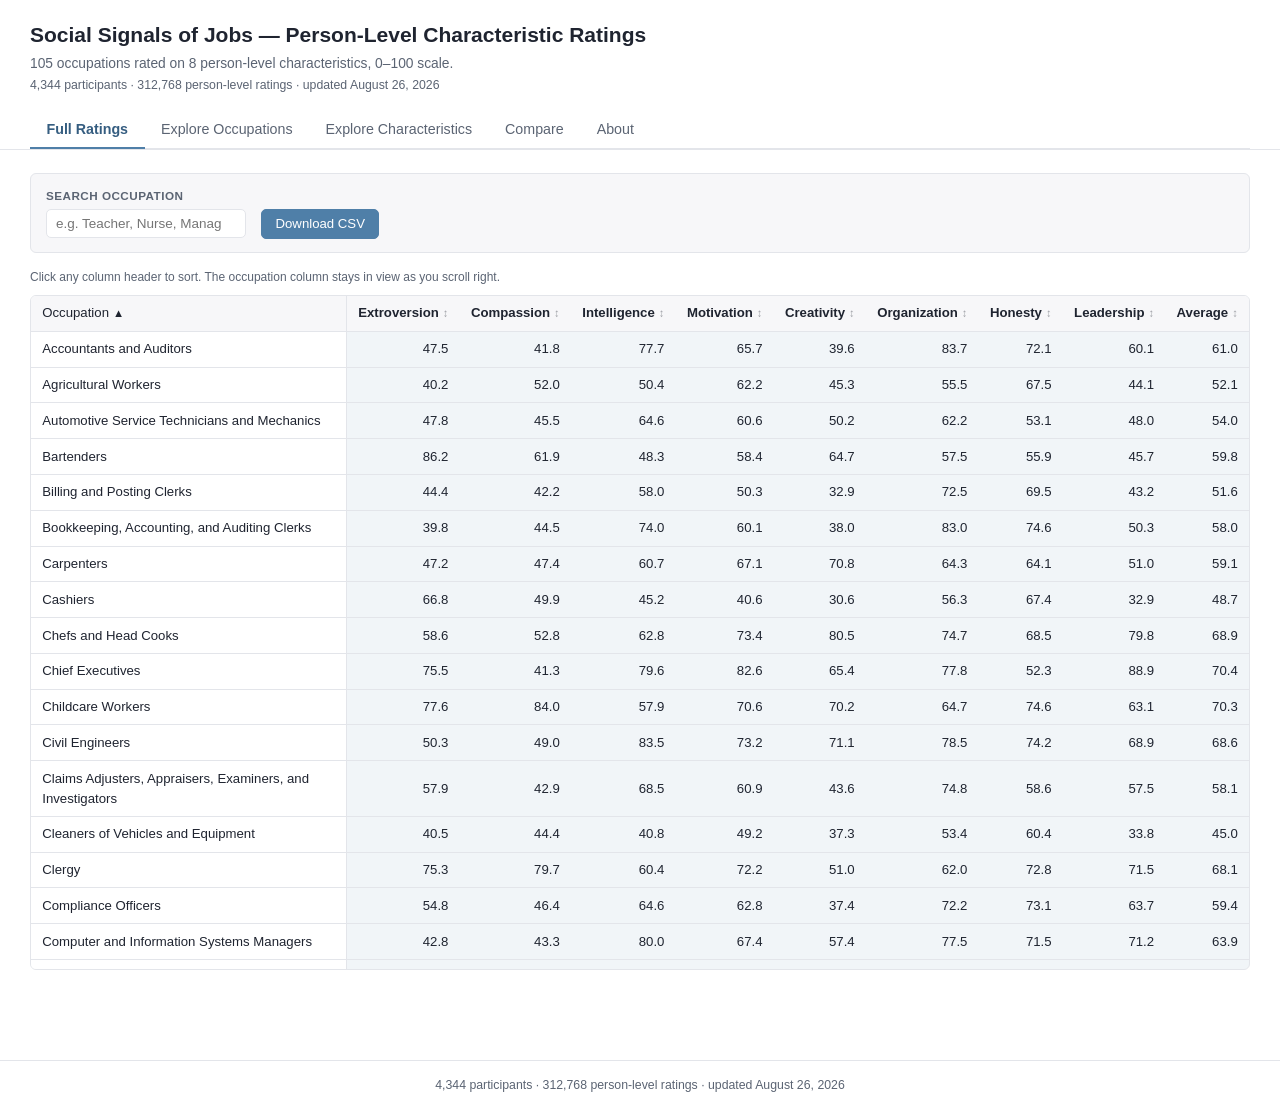
<file: person-level/index.html>
<!DOCTYPE html>
<html lang="en">
<head>
<meta charset="utf-8">
<meta name="viewport" content="width=device-width, initial-scale=1">
<title>Social Signals of Jobs &mdash; Person-Level Ratings</title>
<link rel="icon" href="data:image/svg+xml,<svg xmlns=%22http://www.w3.org/2000/svg%22 viewBox=%220 0 16 16%22><rect width=%2216%22 height=%2216%22 rx=%223%22 fill=%22%234f7fa8%22/><text x=%228%22 y=%2212%22 font-size=%2211%22 text-anchor=%22middle%22 fill=%22white%22 font-family=%22sans-serif%22 font-weight=%22bold%22>P</text></svg>">
<link rel="stylesheet" href="app.css?v=1787807958">
<script src="https://cdn.plot.ly/plotly-2.35.2.min.js" charset="utf-8"></script>
</head>
<body>
<script id="ratings-data" type="application/json">[{"jobtitle":"Accountants and Auditors","Extroversion":47.48,"Compassion":41.8,"Intelligence":77.67,"Motivation":65.65,"Creativity":39.6,"Organization":83.72,"Honesty":72.05,"Leadership":60.07,"Person_Avg":61},{"jobtitle":"Agricultural Workers","Extroversion":40.18,"Compassion":52,"Intelligence":50.35,"Motivation":62.18,"Creativity":45.26,"Organization":55.46,"Honesty":67.53,"Leadership":44.09,"Person_Avg":52.13},{"jobtitle":"Automotive Service Technicians and Mechanics","Extroversion":47.84,"Compassion":45.48,"Intelligence":64.58,"Motivation":60.64,"Creativity":50.24,"Organization":62.16,"Honesty":53.14,"Leadership":47.97,"Person_Avg":54.01},{"jobtitle":"Bartenders","Extroversion":86.18,"Compassion":61.85,"Intelligence":48.26,"Motivation":58.42,"Creativity":64.67,"Organization":57.53,"Honesty":55.9,"Leadership":45.68,"Person_Avg":59.81},{"jobtitle":"Billing and Posting Clerks","Extroversion":44.44,"Compassion":42.19,"Intelligence":57.98,"Motivation":50.3,"Creativity":32.87,"Organization":72.46,"Honesty":69.53,"Leadership":43.19,"Person_Avg":51.62},{"jobtitle":"Bookkeeping, Accounting, and Auditing Clerks","Extroversion":39.81,"Compassion":44.5,"Intelligence":73.95,"Motivation":60.12,"Creativity":38.01,"Organization":82.96,"Honesty":74.61,"Leadership":50.3,"Person_Avg":58.03},{"jobtitle":"Carpenters","Extroversion":47.2,"Compassion":47.42,"Intelligence":60.74,"Motivation":67.14,"Creativity":70.8,"Organization":64.34,"Honesty":64.08,"Leadership":50.97,"Person_Avg":59.09},{"jobtitle":"Cashiers","Extroversion":66.76,"Compassion":49.94,"Intelligence":45.24,"Motivation":40.57,"Creativity":30.58,"Organization":56.25,"Honesty":67.41,"Leadership":32.88,"Person_Avg":48.7},{"jobtitle":"Chefs and Head Cooks","Extroversion":58.59,"Compassion":52.82,"Intelligence":62.83,"Motivation":73.41,"Creativity":80.5,"Organization":74.72,"Honesty":68.45,"Leadership":79.83,"Person_Avg":68.89},{"jobtitle":"Chief Executives","Extroversion":75.52,"Compassion":41.33,"Intelligence":79.57,"Motivation":82.56,"Creativity":65.39,"Organization":77.76,"Honesty":52.25,"Leadership":88.88,"Person_Avg":70.41},{"jobtitle":"Childcare Workers","Extroversion":77.55,"Compassion":84.01,"Intelligence":57.85,"Motivation":70.62,"Creativity":70.17,"Organization":64.68,"Honesty":74.62,"Leadership":63.1,"Person_Avg":70.33},{"jobtitle":"Civil Engineers","Extroversion":50.32,"Compassion":48.95,"Intelligence":83.48,"Motivation":73.15,"Creativity":71.11,"Organization":78.51,"Honesty":74.15,"Leadership":68.89,"Person_Avg":68.57},{"jobtitle":"Claims Adjusters, Appraisers, Examiners, and Investigators","Extroversion":57.85,"Compassion":42.88,"Intelligence":68.47,"Motivation":60.94,"Creativity":43.55,"Organization":74.83,"Honesty":58.6,"Leadership":57.54,"Person_Avg":58.08},{"jobtitle":"Cleaners of Vehicles and Equipment","Extroversion":40.48,"Compassion":44.38,"Intelligence":40.77,"Motivation":49.24,"Creativity":37.29,"Organization":53.35,"Honesty":60.41,"Leadership":33.8,"Person_Avg":44.96},{"jobtitle":"Clergy","Extroversion":75.3,"Compassion":79.69,"Intelligence":60.43,"Motivation":72.17,"Creativity":50.99,"Organization":61.95,"Honesty":72.77,"Leadership":71.48,"Person_Avg":68.1},{"jobtitle":"Compliance Officers","Extroversion":54.75,"Compassion":46.36,"Intelligence":64.64,"Motivation":62.75,"Creativity":37.41,"Organization":72.15,"Honesty":73.12,"Leadership":63.65,"Person_Avg":59.35},{"jobtitle":"Computer Support Specialists","Extroversion":49.7,"Compassion":48.08,"Intelligence":75.46,"Motivation":60.15,"Creativity":54.18,"Organization":67.1,"Honesty":68.58,"Leadership":53.76,"Person_Avg":59.63},{"jobtitle":"Computer Systems Analysts","Extroversion":36.73,"Compassion":42.57,"Intelligence":81.94,"Motivation":68.16,"Creativity":57.42,"Organization":74.95,"Honesty":70.44,"Leadership":56.82,"Person_Avg":61.13},{"jobtitle":"Computer and Information Systems Managers","Extroversion":42.76,"Compassion":43.34,"Intelligence":79.96,"Motivation":67.35,"Creativity":57.41,"Organization":77.47,"Honesty":71.49,"Leadership":71.2,"Person_Avg":63.87},{"jobtitle":"Construction Equipment Operators","Extroversion":43.32,"Compassion":42.66,"Intelligence":56.74,"Motivation":60.36,"Creativity":42.41,"Organization":61.96,"Honesty":63.99,"Leadership":52.03,"Person_Avg":52.93},{"jobtitle":"Construction Laborers","Extroversion":46.54,"Compassion":42.61,"Intelligence":48.4,"Motivation":58.03,"Creativity":46,"Organization":55.17,"Honesty":58.72,"Leadership":40.05,"Person_Avg":49.44},{"jobtitle":"Construction Managers","Extroversion":62.23,"Compassion":45.14,"Intelligence":68.52,"Motivation":72.45,"Creativity":57.99,"Organization":72.99,"Honesty":62.2,"Leadership":80.83,"Person_Avg":65.29},{"jobtitle":"Cooks","Extroversion":48.57,"Compassion":53.06,"Intelligence":51.53,"Motivation":61.07,"Creativity":69.74,"Organization":63.35,"Honesty":60.69,"Leadership":49.6,"Person_Avg":57.2},{"jobtitle":"Couriers and Messengers","Extroversion":57.93,"Compassion":49.23,"Intelligence":45.28,"Motivation":52.34,"Creativity":37.13,"Organization":63.64,"Honesty":67.23,"Leadership":36.94,"Person_Avg":51.22},{"jobtitle":"Customer Service Representatives","Extroversion":77.65,"Compassion":60.66,"Intelligence":51.78,"Motivation":48.74,"Creativity":46.42,"Organization":57.88,"Honesty":56.97,"Leadership":44.11,"Person_Avg":55.53},{"jobtitle":"Driver/Sales Workers and Truck Drivers","Extroversion":47.6,"Compassion":42.58,"Intelligence":47.09,"Motivation":58.14,"Creativity":36.17,"Organization":53.98,"Honesty":59.47,"Leadership":43.82,"Person_Avg":48.61},{"jobtitle":"Education and Childcare Administrators","Extroversion":74.86,"Compassion":79.98,"Intelligence":70.5,"Motivation":71.2,"Creativity":69.41,"Organization":75.17,"Honesty":74.12,"Leadership":75.38,"Person_Avg":73.83},{"jobtitle":"Educational, Guidance, and Career Counselors and Advisors","Extroversion":79.45,"Compassion":80.03,"Intelligence":71.18,"Motivation":71.97,"Creativity":66.12,"Organization":70.57,"Honesty":74.92,"Leadership":72.15,"Person_Avg":73.3},{"jobtitle":"Electricians","Extroversion":46.69,"Compassion":46.69,"Intelligence":71.14,"Motivation":65.81,"Creativity":52.95,"Organization":69.2,"Honesty":65.89,"Leadership":53.06,"Person_Avg":58.93},{"jobtitle":"Elementary and Middle School Teachers","Extroversion":80.72,"Compassion":82.01,"Intelligence":71.82,"Motivation":75.33,"Creativity":78.92,"Organization":74.17,"Honesty":76.96,"Leadership":72.38,"Person_Avg":76.54},{"jobtitle":"Fast Food and Counter Workers","Extroversion":66.08,"Compassion":49.59,"Intelligence":37.3,"Motivation":38.94,"Creativity":33.28,"Organization":49.55,"Honesty":53.47,"Leadership":31.24,"Person_Avg":44.93},{"jobtitle":"Financial Managers","Extroversion":62.38,"Compassion":46.37,"Intelligence":77.2,"Motivation":72.6,"Creativity":52.77,"Organization":80.45,"Honesty":60.44,"Leadership":75.82,"Person_Avg":66},{"jobtitle":"Financial and Investment Analysts","Extroversion":54.18,"Compassion":40.98,"Intelligence":79.17,"Motivation":73.26,"Creativity":50.38,"Organization":78.01,"Honesty":60.27,"Leadership":63.11,"Person_Avg":62.42},{"jobtitle":"Firefighters","Extroversion":66.52,"Compassion":83.59,"Intelligence":66.32,"Motivation":85.07,"Creativity":56.24,"Organization":72.6,"Honesty":80.95,"Leadership":76.82,"Person_Avg":73.51},{"jobtitle":"First-Line Supervisors of Construction Trades and Extraction Workers","Extroversion":59.64,"Compassion":46.07,"Intelligence":63.26,"Motivation":65.79,"Creativity":48.59,"Organization":67.51,"Honesty":62.51,"Leadership":74.05,"Person_Avg":60.93},{"jobtitle":"First-Line Supervisors of Food Preparation and Serving Workers","Extroversion":60.86,"Compassion":52.01,"Intelligence":49.77,"Motivation":57.58,"Creativity":44.39,"Organization":64.13,"Honesty":61.36,"Leadership":64.92,"Person_Avg":56.88},{"jobtitle":"First-Line Supervisors of Non-Retail Sales Workers","Extroversion":63.29,"Compassion":50.41,"Intelligence":57.12,"Motivation":57.76,"Creativity":45.18,"Organization":63.26,"Honesty":58.34,"Leadership":68.87,"Person_Avg":58.03},{"jobtitle":"First-Line Supervisors of Office and Administrative Support Workers","Extroversion":66.09,"Compassion":53.35,"Intelligence":61.79,"Motivation":60.78,"Creativity":45.4,"Organization":71.39,"Honesty":62.76,"Leadership":72.27,"Person_Avg":61.73},{"jobtitle":"First-Line Supervisors of Production and Operating Workers","Extroversion":61.33,"Compassion":51.63,"Intelligence":61.65,"Motivation":62.88,"Creativity":46.56,"Organization":68.97,"Honesty":62.58,"Leadership":72.55,"Person_Avg":61.02},{"jobtitle":"First-Line Supervisors of Retail Sales Workers","Extroversion":71.88,"Compassion":50.43,"Intelligence":54.39,"Motivation":56.69,"Creativity":47.18,"Organization":62.66,"Honesty":57.31,"Leadership":67.17,"Person_Avg":58.46},{"jobtitle":"Food Preparation Workers","Extroversion":46.72,"Compassion":48.18,"Intelligence":41.27,"Motivation":47.33,"Creativity":45.8,"Organization":59.99,"Honesty":62.23,"Leadership":34.71,"Person_Avg":48.28},{"jobtitle":"Food Service Managers","Extroversion":64.95,"Compassion":52.61,"Intelligence":54.69,"Motivation":58.76,"Creativity":50.29,"Organization":67.17,"Honesty":60.48,"Leadership":70.86,"Person_Avg":59.98},{"jobtitle":"General Maintenance and Repair Workers","Extroversion":48.12,"Compassion":47.26,"Intelligence":57.44,"Motivation":56.33,"Creativity":50.44,"Organization":60.72,"Honesty":59.4,"Leadership":43.5,"Person_Avg":52.9},{"jobtitle":"General Office Clerks","Extroversion":57.88,"Compassion":49.86,"Intelligence":54.79,"Motivation":51.34,"Creativity":39.64,"Organization":70.85,"Honesty":63.87,"Leadership":43.39,"Person_Avg":53.95},{"jobtitle":"General and Operations Managers","Extroversion":68.27,"Compassion":50.89,"Intelligence":68.75,"Motivation":68.2,"Creativity":53.35,"Organization":74.46,"Honesty":63.95,"Leadership":80.2,"Person_Avg":66.01},{"jobtitle":"Hairdressers, Hairstylists, and Cosmetologists","Extroversion":80.92,"Compassion":69.35,"Intelligence":50.68,"Motivation":65.98,"Creativity":81.38,"Organization":57.9,"Honesty":62.2,"Leadership":47.74,"Person_Avg":64.52},{"jobtitle":"Heating, Air Conditioning, and Refrigeration Mechanics and Installers","Extroversion":50.35,"Compassion":46.55,"Intelligence":63.7,"Motivation":61.17,"Creativity":46.5,"Organization":60.77,"Honesty":62.22,"Leadership":48.79,"Person_Avg":55.01},{"jobtitle":"Home Health Aides","Extroversion":68.48,"Compassion":85.16,"Intelligence":60.82,"Motivation":65.35,"Creativity":49.14,"Organization":67.18,"Honesty":73.89,"Leadership":54.28,"Person_Avg":65.54},{"jobtitle":"Hosts and Hostesses, Restaurant, Lounge, and Coffee Shop","Extroversion":81.7,"Compassion":64.25,"Intelligence":45.16,"Motivation":52.16,"Creativity":47.71,"Organization":58.72,"Honesty":62.56,"Leadership":42.15,"Person_Avg":56.8},{"jobtitle":"Human Resources Workers","Extroversion":72.37,"Compassion":65.26,"Intelligence":61.94,"Motivation":60.09,"Creativity":48.94,"Organization":69.62,"Honesty":63.89,"Leadership":61.8,"Person_Avg":62.99},{"jobtitle":"Industrial Truck and Tractor Operators","Extroversion":38.29,"Compassion":42.48,"Intelligence":50.23,"Motivation":56.22,"Creativity":35.87,"Organization":55.39,"Honesty":60.96,"Leadership":45.14,"Person_Avg":48.07},{"jobtitle":"Industrial and Refractory Machinery Mechanics","Extroversion":40.29,"Compassion":42.29,"Intelligence":65.88,"Motivation":59.81,"Creativity":48.65,"Organization":64.22,"Honesty":65.61,"Leadership":50.23,"Person_Avg":54.62},{"jobtitle":"Inspectors, Testers, Sorters, Samplers, and Weighers","Extroversion":43.82,"Compassion":43.31,"Intelligence":60.1,"Motivation":56.81,"Creativity":39.6,"Organization":72.71,"Honesty":72.3,"Leadership":50.16,"Person_Avg":54.85},{"jobtitle":"Insurance Sales Agents","Extroversion":81.28,"Compassion":43.36,"Intelligence":58.6,"Motivation":69.92,"Creativity":46.73,"Organization":65.65,"Honesty":43.86,"Leadership":54.47,"Person_Avg":57.98},{"jobtitle":"Involuntarily Unemployed and Searching for a Job","Extroversion":54.01,"Compassion":51.26,"Intelligence":49.94,"Motivation":66.04,"Creativity":49.66,"Organization":45.85,"Honesty":53.66,"Leadership":35.14,"Person_Avg":50.69},{"jobtitle":"Janitors and Building Cleaners","Extroversion":37.16,"Compassion":50.17,"Intelligence":39.42,"Motivation":47.13,"Creativity":31.56,"Organization":55.78,"Honesty":64.41,"Leadership":33.45,"Person_Avg":44.88},{"jobtitle":"Landscaping and Groundskeeping Workers","Extroversion":44.2,"Compassion":49.25,"Intelligence":43.9,"Motivation":57.65,"Creativity":63.13,"Organization":55.23,"Honesty":62.18,"Leadership":40.24,"Person_Avg":51.97},{"jobtitle":"Lawyers","Extroversion":77.53,"Compassion":48.92,"Intelligence":85.72,"Motivation":81.68,"Creativity":66.69,"Organization":83.05,"Honesty":46.34,"Leadership":76.69,"Person_Avg":70.83},{"jobtitle":"Licensed Practical and Licensed Vocational Nurses","Extroversion":75.75,"Compassion":82.86,"Intelligence":76.85,"Motivation":75.41,"Creativity":53.69,"Organization":76.91,"Honesty":79.22,"Leadership":68.2,"Person_Avg":73.61},{"jobtitle":"Machinists","Extroversion":37.66,"Compassion":40.51,"Intelligence":64.62,"Motivation":60.52,"Creativity":53.74,"Organization":64.52,"Honesty":65.03,"Leadership":46.19,"Person_Avg":54.1},{"jobtitle":"Maids and Housekeeping Cleaners","Extroversion":44.66,"Compassion":56.5,"Intelligence":39.02,"Motivation":51.71,"Creativity":36.6,"Organization":64,"Honesty":64.43,"Leadership":32.79,"Person_Avg":48.71},{"jobtitle":"Management Analysts","Extroversion":49.95,"Compassion":42.97,"Intelligence":74.76,"Motivation":66.27,"Creativity":54.06,"Organization":77.57,"Honesty":65.3,"Leadership":67.41,"Person_Avg":62.29},{"jobtitle":"Manual Laborers and Freight, Stock, and Material Movers","Extroversion":41.71,"Compassion":42.58,"Intelligence":42.85,"Motivation":50.63,"Creativity":34.7,"Organization":53.5,"Honesty":58.92,"Leadership":38.42,"Person_Avg":45.41},{"jobtitle":"Manual Packers and Packagers","Extroversion":35.78,"Compassion":40.49,"Intelligence":39.99,"Motivation":46.42,"Creativity":33.92,"Organization":59.71,"Honesty":60.15,"Leadership":31.78,"Person_Avg":43.53},{"jobtitle":"Market Research Analysts and Marketing Specialists","Extroversion":61.12,"Compassion":45.86,"Intelligence":73,"Motivation":67.66,"Creativity":64.41,"Organization":72.32,"Honesty":61.38,"Leadership":59.5,"Person_Avg":63.16},{"jobtitle":"Marketing Managers","Extroversion":76.04,"Compassion":48.34,"Intelligence":69.21,"Motivation":70.67,"Creativity":75.2,"Organization":71.64,"Honesty":53.82,"Leadership":75.9,"Person_Avg":67.6},{"jobtitle":"Mechanical Engineers","Extroversion":44.19,"Compassion":42.99,"Intelligence":85.02,"Motivation":74.23,"Creativity":69.13,"Organization":79.25,"Honesty":73.66,"Leadership":66.22,"Person_Avg":66.84},{"jobtitle":"Medical Assistants","Extroversion":69.24,"Compassion":77.55,"Intelligence":71.54,"Motivation":71.39,"Creativity":47.27,"Organization":76.67,"Honesty":77.5,"Leadership":53.36,"Person_Avg":68.06},{"jobtitle":"Medical and Health Services Managers","Extroversion":68.34,"Compassion":69.58,"Intelligence":74.98,"Motivation":72.14,"Creativity":52.1,"Organization":79.45,"Honesty":71.91,"Leadership":79.56,"Person_Avg":71.01},{"jobtitle":"Nursing Assistants","Extroversion":71.53,"Compassion":81.19,"Intelligence":66.96,"Motivation":70.63,"Creativity":48.56,"Organization":71.54,"Honesty":74.8,"Leadership":52.9,"Person_Avg":67.26},{"jobtitle":"Out of the Labor Force and Receiving Disability Benefits","Extroversion":36.34,"Compassion":51.17,"Intelligence":42.74,"Motivation":31.1,"Creativity":35.24,"Organization":35.84,"Honesty":53.2,"Leadership":24.99,"Person_Avg":38.83},{"jobtitle":"Painters and Paperhangers","Extroversion":42.32,"Compassion":46.64,"Intelligence":47.42,"Motivation":59.03,"Creativity":67.87,"Organization":55.89,"Honesty":61.95,"Leadership":40.89,"Person_Avg":52.75},{"jobtitle":"Paralegals and Legal Assistants","Extroversion":61.88,"Compassion":52.64,"Intelligence":74.17,"Motivation":69.54,"Creativity":50.36,"Organization":81.43,"Honesty":68.06,"Leadership":56.86,"Person_Avg":64.37},{"jobtitle":"Personal Care Aides","Extroversion":71.8,"Compassion":84.32,"Intelligence":57.29,"Motivation":66.67,"Creativity":51.9,"Organization":65.88,"Honesty":73.35,"Leadership":54.08,"Person_Avg":65.66},{"jobtitle":"Personal Financial Advisors","Extroversion":70.16,"Compassion":56.14,"Intelligence":76.36,"Motivation":71.55,"Creativity":55.13,"Organization":78.01,"Honesty":66.57,"Leadership":67.03,"Person_Avg":67.62},{"jobtitle":"Pharmacists","Extroversion":59.52,"Compassion":68,"Intelligence":81.98,"Motivation":70.93,"Creativity":39.71,"Organization":83.84,"Honesty":81.39,"Leadership":67.03,"Person_Avg":69.05},{"jobtitle":"Pharmacy Technicians","Extroversion":56.59,"Compassion":64.78,"Intelligence":73.29,"Motivation":64.11,"Creativity":38.4,"Organization":80.28,"Honesty":79.06,"Leadership":53.58,"Person_Avg":63.76},{"jobtitle":"Plumbers, Pipefitters, and Steamfitters","Extroversion":44.66,"Compassion":43.73,"Intelligence":60.07,"Motivation":62.09,"Creativity":51.24,"Organization":61.54,"Honesty":60.41,"Leadership":48.44,"Person_Avg":54.02},{"jobtitle":"Police Officers","Extroversion":72.48,"Compassion":55.06,"Intelligence":59.6,"Motivation":69.89,"Creativity":42.59,"Organization":62.95,"Honesty":59.74,"Leadership":73.74,"Person_Avg":62.01},{"jobtitle":"Postsecondary Teachers","Extroversion":75.21,"Compassion":72.67,"Intelligence":76.22,"Motivation":71.45,"Creativity":71.9,"Organization":72.2,"Honesty":74.6,"Leadership":70.73,"Person_Avg":73.12},{"jobtitle":"Preschool and Kindergarten Teachers","Extroversion":82.48,"Compassion":85.91,"Intelligence":66.78,"Motivation":75.14,"Creativity":78.95,"Organization":72.14,"Honesty":79.08,"Leadership":71.19,"Person_Avg":76.46},{"jobtitle":"Project Management Specialists","Extroversion":68.76,"Compassion":50.14,"Intelligence":71.72,"Motivation":71.03,"Creativity":63.12,"Organization":80.49,"Honesty":64.88,"Leadership":78.44,"Person_Avg":68.57},{"jobtitle":"Property, Real Estate, and Community Association Managers","Extroversion":76.8,"Compassion":50.7,"Intelligence":63.54,"Motivation":67.76,"Creativity":52.93,"Organization":70.22,"Honesty":51.97,"Leadership":70.34,"Person_Avg":63.03},{"jobtitle":"Real Estate Brokers and Sales Agents","Extroversion":85.32,"Compassion":49.54,"Intelligence":63.08,"Motivation":76.52,"Creativity":58.71,"Organization":69.39,"Honesty":46.52,"Leadership":62.47,"Person_Avg":63.94},{"jobtitle":"Receptionists and Information Clerks","Extroversion":74.89,"Compassion":58.39,"Intelligence":53.11,"Motivation":49.3,"Creativity":42.21,"Organization":72.17,"Honesty":65.68,"Leadership":42.38,"Person_Avg":57.27},{"jobtitle":"Registered Nurses","Extroversion":76.44,"Compassion":85.85,"Intelligence":79.95,"Motivation":79.59,"Creativity":55.27,"Organization":79.56,"Honesty":80.46,"Leadership":71.49,"Person_Avg":76.08},{"jobtitle":"Retail Salespersons","Extroversion":79.47,"Compassion":51.2,"Intelligence":46,"Motivation":54.98,"Creativity":49.4,"Organization":52.6,"Honesty":50.29,"Leadership":42.45,"Person_Avg":53.3},{"jobtitle":"Retired","Extroversion":45.54,"Compassion":56.07,"Intelligence":54.05,"Motivation":37.44,"Creativity":47.35,"Organization":42.51,"Honesty":64.3,"Leadership":31.39,"Person_Avg":47.33},{"jobtitle":"Sales Managers","Extroversion":80.31,"Compassion":46.58,"Intelligence":60.99,"Motivation":72.47,"Creativity":59.03,"Organization":67.57,"Honesty":48.34,"Leadership":75.88,"Person_Avg":63.9},{"jobtitle":"Sales Representatives of Services, Except Advertising, Insurance, Financial Services, and Travel","Extroversion":80.88,"Compassion":49.42,"Intelligence":59.64,"Motivation":70.71,"Creativity":58.34,"Organization":65.44,"Honesty":48.75,"Leadership":56.76,"Person_Avg":61.24},{"jobtitle":"Sales Representatives, Wholesale and Manufacturing","Extroversion":81.1,"Compassion":47.01,"Intelligence":58.11,"Motivation":66.51,"Creativity":55.65,"Organization":61.86,"Honesty":48,"Leadership":55.81,"Person_Avg":59.26},{"jobtitle":"Secondary School Teachers","Extroversion":78.81,"Compassion":78.71,"Intelligence":72.8,"Motivation":74.22,"Creativity":76,"Organization":74.96,"Honesty":76.04,"Leadership":70.92,"Person_Avg":75.31},{"jobtitle":"Secretaries and Administrative Assistants, Except Legal, Medical, and Executive","Extroversion":66.07,"Compassion":56.07,"Intelligence":61.44,"Motivation":57.46,"Creativity":44.86,"Organization":77.27,"Honesty":66.7,"Leadership":48.74,"Person_Avg":59.83},{"jobtitle":"Security Guards and Gambling Surveillance Officers","Extroversion":48.6,"Compassion":39.82,"Intelligence":47.35,"Motivation":52.26,"Creativity":33.64,"Organization":53.92,"Honesty":64.78,"Leadership":51.8,"Person_Avg":49.02},{"jobtitle":"Shipping, Receiving, and Inventory Clerks","Extroversion":43.73,"Compassion":43.55,"Intelligence":50.37,"Motivation":49.98,"Creativity":35.09,"Organization":73.08,"Honesty":65.84,"Leadership":41.74,"Person_Avg":50.42},{"jobtitle":"Social and Community Service Managers","Extroversion":77.11,"Compassion":75.69,"Intelligence":65.29,"Motivation":68.76,"Creativity":59.07,"Organization":70.71,"Honesty":71.71,"Leadership":75.16,"Person_Avg":70.44},{"jobtitle":"Software Developers","Extroversion":37.19,"Compassion":42.61,"Intelligence":83.18,"Motivation":72.6,"Creativity":77.32,"Organization":74.64,"Honesty":66.72,"Leadership":59.17,"Person_Avg":64.18},{"jobtitle":"Special Education Teachers","Extroversion":77.78,"Compassion":88.45,"Intelligence":72.44,"Motivation":78.98,"Creativity":78.84,"Organization":73.57,"Honesty":80.14,"Leadership":72.82,"Person_Avg":77.88},{"jobtitle":"Stay-at-Home Parents","Extroversion":48.95,"Compassion":81.97,"Intelligence":55.5,"Motivation":66.52,"Creativity":68.5,"Organization":60.82,"Honesty":71.03,"Leadership":63.22,"Person_Avg":64.56},{"jobtitle":"Stockers and Order Fillers","Extroversion":38.77,"Compassion":41.14,"Intelligence":45.3,"Motivation":45.92,"Creativity":32.16,"Organization":68.29,"Honesty":62.22,"Leadership":35.08,"Person_Avg":46.11},{"jobtitle":"Teaching Assistants","Extroversion":73.22,"Compassion":74.31,"Intelligence":65.07,"Motivation":67.1,"Creativity":67.31,"Organization":67.13,"Honesty":73.97,"Leadership":55.25,"Person_Avg":67.92},{"jobtitle":"Transportation, Storage, and Distribution Managers","Extroversion":53.92,"Compassion":44.86,"Intelligence":60.86,"Motivation":59.56,"Creativity":45.3,"Organization":74.65,"Honesty":64.38,"Leadership":71.03,"Person_Avg":59.32},{"jobtitle":"Voluntarily Unemployed","Extroversion":33.54,"Compassion":43.65,"Intelligence":37.25,"Motivation":21.96,"Creativity":36.95,"Organization":27.86,"Honesty":44.43,"Leadership":21.25,"Person_Avg":33.36},{"jobtitle":"Waiters and Waitresses","Extroversion":80.7,"Compassion":64.08,"Intelligence":46.39,"Motivation":56.62,"Creativity":45.85,"Organization":58.62,"Honesty":60.63,"Leadership":38.47,"Person_Avg":56.42},{"jobtitle":"Welding, Soldering, and Brazing Workers","Extroversion":40.54,"Compassion":41.67,"Intelligence":57.6,"Motivation":62.32,"Creativity":57.88,"Organization":59.4,"Honesty":63.39,"Leadership":42.71,"Person_Avg":53.19}]</script>
<script id="descriptions-data" type="application/json">{"Accountants and Auditors":"Examine, analyze, and interpret accounting records to prepare financial statements, give advice, or audit and evaluate statements prepared by others. Install or advise on systems of recording costs or other financial and budgetary data.","Agricultural Workers":"This is a general job category that might include occupations such as Agricultural Equipment Operators; Crop, Nursery, and Greenhouse Farmworkers and Laborers; and Farm, Ranch, and Aquacultural Animals Farmworkers.","Automotive Service Technicians and Mechanics":"Diagnose, adjust, repair, or overhaul automotive vehicles.","Bartenders":"Mix and serve drinks to patrons, directly or through waitstaff.","Billing and Posting Clerks":"Compile, compute, and record billing, accounting, statistical, and other numerical data for billing purposes. Prepare billing invoices for services rendered or for delivery or shipment of goods.","Bookkeeping, Accounting, and Auditing Clerks":"Compute, classify, and record numerical data to keep financial records complete. Perform any combination of routine calculating, posting, and verifying duties to obtain primary financial data for use in maintaining accounting records. May also check the accuracy of figures, calculations, and postings pertaining to business transactions recorded by other workers.","Carpenters":"Construct, erect, install, or repair structures and fixtures made of wood and comparable materials, such as concrete forms; building frameworks, including partitions, joists, studding, and rafters; and wood stairways, window and door frames, and hardwood floors. May also install cabinets, siding, drywall, and batt or roll insulation. Includes brattice builders who build doors or brattices (ventilation walls or partitions) in underground passageways.","Cashiers":"This is a general job category that might include occupations such as Cashiers and Gambling Change Persons and Booth Cashiers.","Chefs and Head Cooks":"Direct and may participate in the preparation, seasoning, and cooking of salads, soups, fish, meats, vegetables, desserts, or other foods. May plan and price menu items, order supplies, and keep records and accounts.","Chief Executives":"Determine and formulate policies and provide overall direction of companies or private and public sector organizations within guidelines set up by a board of directors or similar governing body. Plan, direct, or coordinate operational activities at the highest level of management with the help of subordinate executives and staff managers.","Childcare Workers":"Attend to children at schools, businesses, private households, and childcare institutions. Perform a variety of tasks, such as dressing, feeding, bathing, and overseeing play.","Civil Engineers":"Perform engineering duties in planning, designing, and overseeing construction and maintenance of building structures and facilities, such as roads, railroads, airports, bridges, harbors, channels, dams, irrigation projects, pipelines, power plants, and water and sewage systems.","Claims Adjusters, Appraisers, Examiners, and Investigators":"This is a general job category that might include occupations such as Auto Damage Insurance Appraisers and Claims Adjusters, Examiners, and Investigators.","Cleaners of Vehicles and Equipment":"Wash or otherwise clean vehicles, machinery, and other equipment. Use such materials as water, cleaning agents, brushes, cloths, and hoses.","Clergy":"Conduct religious worship and perform other spiritual functions associated with beliefs and practices of religious faith or denomination. Provide spiritual and moral guidance and assistance to members.","Compliance Officers":"Examine, evaluate, and investigate eligibility for or conformity with laws and regulations governing contract compliance of licenses and permits, and perform other compliance and enforcement inspection and analysis activities.","Computer Support Specialists":"This is a general job category that might include occupations such as Computer Network Support Specialists and Computer User Support Specialists.","Computer Systems Analysts":"Analyze science, engineering, business, and other data processing problems to develop and implement solutions to complex applications problems, system administration issues, or network concerns. Perform systems management and integration functions, improve existing computer systems, and review computer system capabilities, workflow, and schedule limitations. May analyze or recommend commercially available software.","Computer and Information Systems Managers":"Plan, direct, or coordinate activities in such fields as electronic data processing, information systems, systems analysis, and computer programming.","Construction Equipment Operators":"This is a general job category that might include occupations such as Paving, Surfacing, and Tamping Equipment Operators; Pile Driver Operators; and Operating Engineers and Other Construction Equipment Operators.","Construction Laborers":"Perform tasks involving physical labor at construction sites. May operate hand and power tools of all types: air hammers, earth tampers, cement mixers, small mechanical hoists, surveying and measuring equipment, and a variety of other equipment and instruments. May clean and prepare sites, dig trenches, set braces to support the sides of excavations, erect scaffolding, and clean up rubble, debris, and other waste materials. May assist other craft workers.","Construction Managers":"Plan, direct, or coordinate, usually through subordinate supervisory personnel, activities concerned with the construction and maintenance of structures, facilities, and systems. Participate in the conceptual development of a construction project and oversee its organization, scheduling, budgeting, and implementation. Includes managers in specialized construction fields, such as carpentry or plumbing.","Cooks":"This is a general job category that might include occupations such as Fast Food Cooks; Institution and Cafeteria Cooks; Private Household Cooks; Restaurant Cooks; and Short Order Cooks.","Couriers and Messengers":"Pick up and deliver messages, documents, packages, and other items between offices or departments within an establishment or directly to other business concerns, traveling by foot, bicycle, motorcycle, automobile, or public conveyance.","Customer Service Representatives":"Interact with customers to provide basic or scripted information in response to routine inquiries about products and services. May handle and resolve general complaints. Excludes individuals whose duties are primarily installation, sales, repair, and technical support.","Driver/Sales Workers and Truck Drivers":"This is a general job category that might include occupations such as Driver/Sales Workers; Heavy and Tractor-Trailer Truck Drivers; and Light Truck Drivers.","Education and Childcare Administrators":"This is a general job category that might include occupations such as Preschool and Daycare Education and Childcare Administrators; Kindergarten through Secondary Education Administrators; and Postsecondary Education Administrators.","Educational, Guidance, and Career Counselors and Advisors":"Advise and assist students and provide educational and vocational guidance services.","Electricians":"Install, maintain, and repair electrical wiring, equipment, and fixtures. Ensure that work is in accordance with relevant codes. May install or service street lights, intercom systems, or electrical control systems.","Elementary and Middle School Teachers":"This is a general job category that might include occupations such as Elementary School Teachers (Except Special Education Teachers); Middle School Teachers (Except Special and Career/Technical Education Teachers); and Middle School Career/Technical Education Teachers.","Fast Food and Counter Workers":"Perform duties such as taking orders and serving food and beverages. Serve customers at counter or from a steam table. May take payment. May prepare food and beverages.","Financial Managers":"Plan, direct, or coordinate accounting, investing, banking, insurance, securities, and other financial activities of a branch, office, or department of an establishment.","Financial and Investment Analysts":"Conduct quantitative analyses of information involving investment programs or financial data of public or private institutions, including valuation of businesses.","Firefighters":"Control and extinguish fires or respond to emergency situations where life, property, or the environment is at risk. Duties may include fire prevention, emergency medical service, hazardous material response, search and rescue, and disaster assistance.","First-Line Supervisors of Construction Trades and Extraction Workers":"Directly supervise and coordinate activities of construction or extraction workers.","First-Line Supervisors of Food Preparation and Serving Workers":"Directly supervise and coordinate activities of workers engaged in preparing and serving food.","First-Line Supervisors of Non-Retail Sales Workers":"Directly supervise and coordinate activities of sales workers other than retail sales workers. May perform duties such as budgeting, accounting, and personnel work, in addition to supervisory duties.","First-Line Supervisors of Office and Administrative Support Workers":"Directly supervise and coordinate the activities of clerical and administrative support workers.","First-Line Supervisors of Production and Operating Workers":"Directly supervise and coordinate the activities of production and operating workers, such as inspectors, precision workers, machine setters and operators, assemblers, fabricators, and plant and system operators. Excludes team or work leaders.","First-Line Supervisors of Retail Sales Workers":"Directly supervise and coordinate activities of retail sales workers in an establishment or department. Duties may include management functions, such as purchasing, budgeting, accounting, and personnel work, in addition to supervisory duties.","Food Preparation Workers":"Perform a variety of food preparation duties other than cooking, such as preparing cold foods and shellfish, slicing meat, and brewing coffee or tea.","Food Service Managers":"Plan, direct, or coordinate activities of an organization or department that serves food and beverages.","General Maintenance and Repair Workers":"Perform work involving the skills of two or more maintenance or craft occupations to keep machines, mechanical equipment, or the structure of a building in repair. Duties may involve pipe fitting; HVAC maintenance; insulating; welding; machining; carpentry; repairing electrical or mechanical equipment; installing, aligning, and balancing new equipment; and repairing buildings, floors, or stairs.","General Office Clerks":"Perform duties too varied and diverse to be classified in any specific office clerical occupation, requiring knowledge of office systems and procedures. Clerical duties may be assigned in accordance with the office procedures of individual establishments and may include a combination of answering telephones, bookkeeping, typing or word processing, office machine operation, and filing.","General and Operations Managers":"Plan, direct, or coordinate the operations of public or private sector organizations, overseeing multiple departments or locations. Duties and responsibilities include formulating policies, managing daily operations, and planning the use of materials and human resources, but are too diverse and general in nature to be classified in any one functional area of management or administration, such as personnel, purchasing, or administrative services. Usually manage through subordinate supervisors. Excludes First-Line Supervisors.","Hairdressers, Hairstylists, and Cosmetologists":"Provide beauty services, such as cutting, coloring, and styling hair, and massaging and treating scalp. May shampoo hair, apply makeup, dress wigs, remove hair, and provide nail and skincare services.","Heating, Air Conditioning, and Refrigeration Mechanics and Installers":"Install or repair heating, central air conditioning, HVAC, or refrigeration systems, including oil burners, hot-air furnaces, and heating stoves.","Home Health Aides":"Monitor the health status of an individual with disabilities or illness, and address their health-related needs, such as changing bandages, dressing wounds, or administering medication. Work is performed under the direction of offsite or intermittent onsite licensed nursing staff. Provide assistance with routine healthcare tasks or activities of daily living, such as feeding, bathing, toileting, or ambulation. May also help with tasks such as preparing meals, doing light housekeeping, and doing laundry depending on the patient's abilities.","Hosts and Hostesses, Restaurant, Lounge, and Coffee Shop":"Welcome patrons, seat them at tables or in lounge, and help ensure quality of facilities and service.","Human Resources Workers":"This is a general job category that might include occupations such as Human Resources Specialists; Farm Labor Contractors; and Labor Relations Specialists.","Industrial Truck and Tractor Operators":"Operate industrial trucks or tractors equipped to move materials around a warehouse, storage yard, factory, construction site, or similar location.","Industrial and Refractory Machinery Mechanics":"This is a general job category that might include occupations such as Industrial Machinery Mechanics; Machinery Maintenance Workers; Millwrights; and Refractory Materials Repairers (Except Brickmasons).","Inspectors, Testers, Sorters, Samplers, and Weighers":"Inspect, test, sort, sample, or weigh nonagricultural raw materials or processed, machined, fabricated, or assembled parts or products for defects, wear, and deviations from specifications. May use precision measuring instruments and complex test equipment.","Insurance Sales Agents":"Sell life, property, casualty, health, automotive, or other types of insurance. May refer clients to independent brokers, work as an independent broker, or be employed by an insurance company.","Janitors and Building Cleaners":"This is a general job category that might include occupations such as Janitors and Cleaners (including Maids and Housekeeping Cleaners).","Landscaping and Groundskeeping Workers":"Landscape or maintain grounds of property using hand or power tools or equipment. Workers typically perform a variety of tasks, which may include any combination of the following: sod laying, mowing, trimming, planting, watering, fertilizing, digging, raking, sprinkler installation, and installation of mortarless segmental concrete masonry wall units.","Lawyers":"Represent clients in criminal and civil litigation and other legal proceedings, draw up legal documents, or manage or advise clients on legal transactions. May specialize in a single area or may practice broadly in many areas of law.","Licensed Practical and Licensed Vocational Nurses":"Care for ill, injured, or convalescing patients or persons with disabilities in hospitals, nursing homes, clinics, private homes, group homes, and similar institutions. May work under the supervision of a registered nurse. Licensing required.","Machinists":"Set up and operate a variety of machine tools to produce precision parts and instruments out of metal. Includes precision instrument makers who fabricate, modify, or repair mechanical instruments. May also fabricate and modify parts to make or repair machine tools or maintain industrial machines, applying knowledge of mechanics, mathematics, metal properties, layout, and machining procedures.","Maids and Housekeeping Cleaners":"Perform any combination of light cleaning duties to maintain private households or commercial establishments, such as hotels and hospitals, in a clean and orderly manner. Duties may include making beds, replenishing linens, cleaning rooms and halls, and vacuuming.","Management Analysts":"Conduct organizational studies and evaluations, design systems and procedures, conduct work simplification and measurement studies, and prepare operations and procedures manuals to assist management in operating more efficiently and effectively. Includes program analysts and management consultants.","Manual Laborers and Freight, Stock, and Material Movers":"Manually move freight, stock, luggage, or other materials, or perform other general labor.","Manual Packers and Packagers":"Pack or package by hand a wide variety of products and materials.","Market Research Analysts and Marketing Specialists":"Research conditions in local, regional, national, or online markets. Gather information to determine potential sales of a product or service, or plan a marketing or advertising campaign. May gather information on competitors, prices, sales, and methods of marketing and distribution. May employ search marketing tactics, analyze web metrics, and develop recommendations to increase search engine ranking and visibility to target markets.","Marketing Managers":"Plan, direct, or coordinate marketing policies and programs, such as determining the demand for products and services offered by a firm and its competitors, and identify potential customers. Develop pricing strategies with the goal of maximizing the firm's profits or share of the market while ensuring the firm's customers are satisfied. Oversee product development or monitor trends that indicate the need for new products and services.","Mechanical Engineers":"Perform engineering duties in planning and designing tools, engines, machines, and other mechanically functioning equipment. Oversee installation, operation, maintenance, and repair of equipment such as centralized heat, gas, water, and steam systems.","Medical Assistants":"Perform administrative and certain clinical duties under the direction of a physician. Administrative duties may include scheduling appointments, maintaining medical records, billing, and coding information for insurance purposes. Clinical duties may include taking and recording vital signs and medical histories, preparing patients for examination, drawing blood, and administering medications as directed by physician.","Medical and Health Services Managers":"Plan, direct, or coordinate medical and health services in hospitals, clinics, managed care organizations, public health agencies, or similar organizations.","Nursing Assistants":"Provide or assist with basic care or support under the direction of onsite licensed nursing staff. Perform duties such as monitoring of health status, feeding, bathing, dressing, grooming, toileting, or ambulation of patients in a health or nursing facility. May include medication administration and other health-related tasks. Includes nursing care attendants, nursing aides, and nursing attendants.","Painters and Paperhangers":"This is a general job category that might include occupations such as Construction and Maintenance Painters and Paperhangers.","Paralegals and Legal Assistants":"Assist lawyers by investigating facts, preparing legal documents, or researching legal precedent. Conduct research to support a legal proceeding, to formulate a defense, or to initiate legal action.","Personal Care Aides":"Provide personalized assistance to individuals with disabilities or illness who require help with personal care and activities of daily living support (e.g., feeding, bathing, dressing, grooming, toileting, and ambulation). May also provide help with tasks such as preparing meals, doing light housekeeping, and doing laundry. Work is performed in various settings depending on the needs of the care recipient and may include locations such as their home, place of work, out in the community, or at a daytime nonresidential facility.","Personal Financial Advisors":"Advise clients on financial plans using knowledge of tax and investment strategies, securities, insurance, pension plans, and real estate. Duties include assessing clients' assets, liabilities, cash flow, insurance coverage, tax status, and financial objectives. May also buy and sell financial assets for clients.","Pharmacists":"Dispense drugs prescribed by physicians and other health practitioners and provide information to patients about medications and their use. May advise physicians and other health practitioners on the selection, dosage, interactions, and side effects of medications.","Pharmacy Technicians":"Prepare medications under the direction of a pharmacist. May measure, mix, count out, label, and record amounts and dosages of medications according to prescription orders.","Plumbers, Pipefitters, and Steamfitters":"Assemble, install, alter, and repair pipelines or pipe systems that carry water, steam, air, or other liquids or gases. May install heating and cooling equipment and mechanical control systems. Includes sprinkler fitters.","Police Officers":"This is a general job category that might include occupations such as Police and Sheriff's Patrol Officers; Customs and Border Protection Officers; and Transit and Railroad Police.","Postsecondary Teachers":"This is a general job category that includes postsecondary teachers for a variety of subjects, such as Postsecondary Business Teachers; Postsecondary Computer Science Teachers; Postsecondary Mathematical Science Teachers; Postsecondary Political Science Teachers; Postsecondary Psychology Teachers.","Preschool and Kindergarten Teachers":"This is a general job category that might include occupations such as Preschool Teachers and Kindergarten Teachers (Except Special Education Teachers).","Project Management Specialists":"Analyze and coordinate the schedule, timeline, procurement, staffing, and budget of a product or service on a per project basis. Lead and guide the work of technical staff. May serve as a point of contact for the client or customer.","Property, Real Estate, and Community Association Managers":"Plan, direct, or coordinate the selling, buying, leasing, or governance activities of commercial, industrial, or residential real estate properties. Includes managers of homeowner and condominium associations, rented or leased housing units, buildings, or land (including rights-of-way).","Real Estate Brokers and Sales Agents":"This is a general job category that might include occupations such as Real Estate Brokers and Real Estate Sales Agents.","Receptionists and Information Clerks":"Answer inquiries and provide information to the general public, customers, visitors, and other interested parties regarding activities conducted at establishment and location of departments, offices, and employees within the organization.","Registered Nurses":"Assess patient health problems and needs, develop and implement nursing care plans, and maintain medical records. Administer nursing care to ill, injured, convalescent, or disabled patients. May advise patients on health maintenance and disease prevention or provide case management. Licensing or registration required.","Retail Salespersons":"Sell merchandise, such as furniture, motor vehicles, appliances, or apparel to consumers.","Sales Managers":"Plan, direct, or coordinate the actual distribution or movement of a product or service to the customer. Coordinate sales distribution by establishing sales territories, quotas, and goals and establish training programs for sales representatives. Analyze sales statistics gathered by staff to determine sales potential and inventory requirements and monitor the preferences of customers.","Sales Representatives of Services, Except Advertising, Insurance, Financial Services, and Travel":"Sell services to individuals or businesses. May describe options or resolve client problems.","Sales Representatives, Wholesale and Manufacturing":"This is a general job category that might include occupations such as Wholesale and Manufacturing Sales Representatives (including Technical and Scientific Products) and Solar Sales Representatives and Assessors.","Secondary School Teachers":"This is a general job category that might include occupations such as Secondary School Teachers (Except Special and Career/Technical Education Teachers) and Secondary School Career/Technical Education Teachers.","Secretaries and Administrative Assistants, Except Legal, Medical, and Executive":"Perform routine administrative functions such as drafting correspondence, scheduling appointments, organizing and maintaining paper and electronic files, or providing information to callers.","Security Guards and Gambling Surveillance Officers":"This is a general job category that might include occupations such as Gambling Surveillance Officers and Gambling Investigators and Security Guards.","Shipping, Receiving, and Inventory Clerks":"Verify and maintain records on incoming and outgoing shipments involving inventory. Duties include verifying and recording incoming merchandise or material and arranging for the transportation of products. May prepare items for shipment.","Social and Community Service Managers":"Plan, direct, or coordinate the activities of a social service program or community outreach organization. Oversee the program or organization's budget and policies regarding participant involvement, program requirements, and benefits. Work may involve directing social workers, counselors, or probation officers.","Software Developers":"Research, design, and develop computer and network software or specialized utility programs. Analyze user needs and develop software solutions, applying principles and techniques of computer science, engineering, and mathematical analysis. Update software or enhance existing software capabilities. May work with computer hardware engineers to integrate hardware and software systems, and develop specifications and performance requirements. May maintain databases within an application area, working individually or coordinating database development as part of a team.","Special Education Teachers":"This is a general job category that might include occupations such as Preschool Special Education Teachers; Kindergarten Special Education Teachers; Elementary School Special Education Teachers; Middle School Special Education Teachers; Secondary School Special Education Teachers.","Stockers and Order Fillers":"Receive, store, and issue merchandise, materials, equipment, and other items from stockroom, warehouse, or storage yard to fill shelves, racks, tables, or customers' orders. May operate power equipment to fill orders. May mark prices on merchandise and set up sales displays.","Teaching Assistants":"This is a general job category that might include occupations such as Teaching Assistants for Preschool, Elementary, Middle, and Secondary School (Except Special Education); Special Education Teaching Assistants; Postsecondary Teaching Assistants.","Transportation, Storage, and Distribution Managers":"Plan, direct, or coordinate transportation, storage, or distribution activities in accordance with organizational policies and applicable government laws or regulations. Includes logistics managers.","Waiters and Waitresses":"Take orders and serve food and beverages to patrons at tables in dining establishment.","Welding, Soldering, and Brazing Workers":"This is a general job category that might include occupations such as Welders, Cutters, Solderers, and Brazers and Welding, Soldering, and Brazing Machine Setters, Operators, and Tenders.","Stay-at-Home Parents":"Not participating in the labor force and taking care of children in the household.","Retired":"No longer participating in the labor force due to age or personal choice.","Voluntarily Unemployed":"Choosing not to participate in the labor force.","Involuntarily Unemployed and Searching for a Job":"Involuntarily unemployed and actively seeking employment.","Out of the Labor Force and Receiving Disability Benefits":"Not participating in the labor force and receiving Social Security disability benefits."}</script>
<script id="meta-data" type="application/json">{"n_participants":4344,"n_ratings":312768,"n_occupations":105,"build_date":"August 26, 2026"}</script>
<div class="app-header">
  <h1>Social Signals of Jobs &mdash; Person-Level Characteristic Ratings</h1>
  <p>105 occupations rated on 8 person-level characteristics, 0&ndash;100 scale.<br><span id="header-stats" class="header-stats"></span></p>
  <nav class="tabs">
    <button class="tab-btn active" data-tab="full-ratings">Full Ratings</button>
    <button class="tab-btn" data-tab="explore-occupations">Explore Occupations</button>
    <button class="tab-btn" data-tab="explore-characteristics">Explore Characteristics</button>
    <button class="tab-btn" data-tab="compare">Compare</button>
    <button class="tab-btn" data-tab="about">About</button>
  </nav>
</div>

<main class="app-main">

<section id="tab-full-ratings" class="tab-pane active">
  <div class="controls">
    <div class="control-group grow">
      <label for="full-search">Search occupation</label>
      <input type="search" id="full-search" placeholder="e.g. Teacher, Nurse, Manager…">
    </div>
    <div class="control-group">
      <label>&nbsp;</label>
      <button class="btn" id="download-csv">Download CSV</button>
    </div>
  </div>
  <div class="search-row" style="margin-bottom: 0.6rem;">
    <span class="hint">Click any column header to sort. The occupation column stays in view as you scroll right.</span>
  </div>
  <div class="table-wrapper" id="full-table-wrapper"></div>
</section>

<section id="tab-explore-occupations" class="tab-pane">
  <div class="controls">
    <div class="control-group grow">
      <label for="occ-select">Occupation</label>
      <select id="occ-select"></select>
    </div>
  </div>
  <div style="margin-bottom: 0.5rem;">
    <h2 id="occ-title" style="margin: 0.5rem 0 0.2rem; font-size: 1.2rem;"></h2>
    <div class="hint" id="occ-summary"></div>
    <div id="occ-description" class="occ-description"></div>
  </div>
  <div class="chart-grid stacked">
    <div class="chart-card">
      <h3 style="color: var(--person);">Person-level characteristics</h3>
      <div class="subtitle">How the typical person in this job is rated</div>
      <div id="occ-person-plot" class="plot"></div>
    </div>
  </div>
</section>

<section id="tab-explore-characteristics" class="tab-pane">
  <div class="controls">
    <div class="control-group">
      <label>View</label>
      <div class="toggle-group">
        <label><input type="radio" name="char-mode" value="rank" checked><span>Ranking</span></label>
        <label><input type="radio" name="char-mode" value="scatter"><span>Scatter (2 chars)</span></label>
      </div>
    </div>
    <div class="control-group">
      <label for="char-select">Characteristic</label>
      <select id="char-select"></select>
    </div>
    <div class="control-group" id="char-second-control" style="display: none;">
      <label for="char-select-2">Second characteristic (Y-axis)</label>
      <select id="char-select-2"></select>
    </div>
    <div class="control-group" id="char-highlight-control" style="display: none;">
      <label for="char-highlight">Highlight occupation</label>
      <input type="search" id="char-highlight" placeholder="Type to highlight…">
    </div>
  </div>
  <div id="char-rank-card" class="chart-card">
    <div id="char-rank-plot" class="plot x-tall"></div>
  </div>
  <div id="char-scatter-card" class="chart-card" style="display: none;">
    <div id="char-scatter-plot" class="plot tall"></div>
  </div>
</section>

<section id="tab-compare" class="tab-pane">
  <div class="controls">
    <div class="control-group">
      <label>Compare</label>
      <div class="toggle-group">
        <label><input type="radio" name="cmp-mode" value="occ" checked><span>Occupations</span></label>
        <label><input type="radio" name="cmp-mode" value="char"><span>Characteristics</span></label>
      </div>
    </div>
  </div>

  <div id="cmp-occ-section">
    <div class="controls">
      <div class="control-group grow">
        <label for="cmp-occ-input">Add occupation (up to 5)</label>
        <input type="text" id="cmp-occ-input" list="cmp-occ-list" placeholder="Type to search…">
        <datalist id="cmp-occ-list"></datalist>
      </div>
      <div class="control-group">
        <label>&nbsp;</label>
        <button class="btn" id="cmp-occ-add">Add</button>
      </div>
      <div class="control-group">
        <label>&nbsp;</label>
        <button class="btn btn-secondary" id="cmp-occ-clear">Clear</button>
      </div>
    </div>
    <div id="cmp-occ-chips" class="chips" style="margin-bottom: 1rem;"></div>
    <div class="chart-card" style="margin-bottom: 1rem;">
      <h3>Comparison chart</h3>
      <div id="cmp-occ-plot" class="plot"></div>
    </div>
    <div class="chart-card">
      <h3>Comparison table</h3>
      <div id="cmp-occ-table"></div>
    </div>
  </div>

  <div id="cmp-char-section" style="display: none;">
    <div class="controls">
      <div class="control-group grow">
        <label>Pick characteristics (up to 5)</label>
        <div id="cmp-char-grid" class="checkbox-grid"></div>
      </div>
    </div>
    <div class="chart-card" style="margin-bottom: 1rem;">
      <h3>Comparison chart</h3>
      <div class="subtitle">Occupations sorted by mean of selected characteristics</div>
      <div id="cmp-char-plot" class="plot"></div>
    </div>
    <div class="chart-card">
      <h3>Comparison table</h3>
      <div id="cmp-char-table"></div>
    </div>
  </div>
</section>

<section id="tab-about" class="tab-pane">
  <div class="about">
    <p class="lede">We asked Prolific participants to rate 105 occupations on 8 person-level characteristics describing the typical person in each job. Each rating was given on a 0-100 scale, where 0 means &ldquo;much less than average&rdquo; and 100 means &ldquo;more than any other occupation.&rdquo; Each respondent was randomly assigned 3 person-level characteristics and rated 24 randomly-selected occupations.</p>

    <h2>Person-level characteristic definitions</h2>
    <div id="about-person"></div>
  </div>
</section>

</main>

<footer class="app-footer">
  <span id="footer-stats"></span>
</footer>

<script src="app.js?v=1787807958"></script>
</body>
</html>
</file>
<file: app.css>
:root {
  --bg: #ffffff;
  --bg-soft: #f7f7f9;
  --border: #e3e5ea;
  --text: #1f2430;
  --text-soft: #5b6473;
  --accent: #4f7fa8;
  --accent-dark: #355d80;
  --person: #4f7fa8;
  --occ: #c97a4a;
}

* { box-sizing: border-box; }

html, body {
  margin: 0;
  padding: 0;
  font-family: -apple-system, BlinkMacSystemFont, "Segoe UI", Roboto, "Helvetica Neue", Arial, sans-serif;
  color: var(--text);
  background: var(--bg);
  font-size: 15px;
  line-height: 1.5;
}

#header, h1.title, .author, .date { display: none; }

.app-header {
  border-bottom: 1px solid var(--border);
  padding: 1.25rem 2rem 0;
  background: var(--bg);
}
.app-header h1 {
  margin: 0 0 0.25rem 0;
  font-size: 1.4rem;
  font-weight: 600;
}
.app-header p {
  margin: 0 0 1rem 0;
  color: var(--text-soft);
  font-size: 0.92rem;
}

.tabs {
  display: flex;
  gap: 0;
  border-bottom: 1px solid var(--border);
  margin-top: 0.5rem;
}
.tab-btn {
  background: none;
  border: none;
  padding: 0.7rem 1.1rem;
  font-size: 0.95rem;
  cursor: pointer;
  color: var(--text-soft);
  border-bottom: 2px solid transparent;
  margin-bottom: -1px;
  font-family: inherit;
}
.tab-btn:hover { color: var(--text); }
.tab-btn.active {
  color: var(--accent-dark);
  border-bottom-color: var(--accent);
  font-weight: 600;
}

.app-main {
  padding: 1.5rem 2rem 4rem;
  max-width: 1400px;
  margin: 0 auto;
}

.tab-pane { display: none; }
.tab-pane.active { display: block; }

.controls {
  display: flex;
  flex-wrap: wrap;
  gap: 1rem;
  align-items: center;
  margin-bottom: 1rem;
  padding: 0.85rem 1rem;
  background: var(--bg-soft);
  border: 1px solid var(--border);
  border-radius: 6px;
}
.control-group { display: flex; flex-direction: column; gap: 0.3rem; }
.control-group > label {
  font-size: 0.78rem;
  font-weight: 600;
  text-transform: uppercase;
  letter-spacing: 0.04em;
  color: var(--text-soft);
}

.toggle-group { display: inline-flex; border: 1px solid var(--border); border-radius: 6px; overflow: hidden; }
.toggle-group label {
  padding: 0.4rem 0.85rem;
  font-size: 0.88rem;
  cursor: pointer;
  background: var(--bg);
  border-right: 1px solid var(--border);
  transition: background 120ms;
}
.toggle-group label:last-child { border-right: none; }
.toggle-group input[type="radio"] { display: none; }
.toggle-group input[type="radio"]:checked + span,
.toggle-group label:has(input:checked) {
  background: var(--accent);
  color: #fff;
}

select, input[type="text"], input[type="search"] {
  font-family: inherit;
  font-size: 0.9rem;
  padding: 0.4rem 0.6rem;
  border: 1px solid var(--border);
  border-radius: 5px;
  background: var(--bg);
  color: var(--text);
  min-width: 200px;
}
select:focus, input:focus { outline: none; border-color: var(--accent); box-shadow: 0 0 0 2px rgba(79, 127, 168, 0.18); }

button.btn {
  font-family: inherit;
  font-size: 0.88rem;
  padding: 0.45rem 0.9rem;
  border: 1px solid var(--accent);
  background: var(--accent);
  color: #fff;
  border-radius: 5px;
  cursor: pointer;
}
button.btn:hover { background: var(--accent-dark); border-color: var(--accent-dark); }
button.btn.btn-secondary { background: var(--bg); color: var(--accent-dark); }
button.btn.btn-secondary:hover { background: var(--bg-soft); }

/* Table container with horizontal scroll */
.table-wrapper {
  border: 1px solid var(--border);
  border-radius: 6px;
  overflow: auto;
  max-height: 75vh;
  position: relative;
}
table.ratings-table {
  border-collapse: separate;
  border-spacing: 0;
  width: 100%;
  font-size: 0.88rem;
}
table.ratings-table th,
table.ratings-table td {
  padding: 0.5rem 0.75rem;
  text-align: right;
  white-space: nowrap;
  border-bottom: 1px solid var(--border);
}
table.ratings-table th {
  background: var(--bg-soft);
  font-weight: 600;
  text-align: right;
  position: sticky;
  top: 0;
  z-index: 2;
  cursor: pointer;
  user-select: none;
  border-bottom: 1px solid var(--border);
}
table.ratings-table th .sort-ind {
  display: inline-block;
  margin-left: 4px;
  opacity: 0.4;
  font-size: 0.75rem;
}
table.ratings-table th.sort-asc .sort-ind,
table.ratings-table th.sort-desc .sort-ind { opacity: 1; }
table.ratings-table th:first-child,
table.ratings-table td:first-child {
  position: sticky;
  left: 0;
  background: var(--bg);
  text-align: left;
  font-weight: 500;
  z-index: 1;
  border-right: 1px solid var(--border);
  min-width: 240px;
  max-width: 320px;
  white-space: normal;
}
table.ratings-table th:first-child { z-index: 3; background: var(--bg-soft); }
table.ratings-table tbody tr:hover td { background: #f0f4f8; }
table.ratings-table tbody tr:hover td:first-child { background: #f0f4f8; }
table.ratings-table td.na { color: #b8bcc4; }

.col-group-person { background: rgba(79, 127, 168, 0.08); }
.col-group-occ { background: rgba(201, 122, 74, 0.08); }

.search-row { display: flex; align-items: center; gap: 0.75rem; flex-wrap: wrap; }
.search-row .grow { flex: 1; min-width: 180px; }
.row-count { font-size: 0.85rem; color: var(--text-soft); }

/* Charts */
.chart-grid {
  display: grid;
  grid-template-columns: 1fr 1fr;
  gap: 1.5rem;
  margin-top: 1rem;
}
.chart-grid.stacked { grid-template-columns: 1fr; }
@media (max-width: 900px) { .chart-grid { grid-template-columns: 1fr; } }

.chart-card {
  border: 1px solid var(--border);
  border-radius: 6px;
  padding: 1rem 1rem 0.5rem;
  background: var(--bg);
}
.chart-card h3 {
  margin: 0 0 0.25rem 0;
  font-size: 1rem;
  font-weight: 600;
  color: var(--text);
}
.chart-card .subtitle {
  font-size: 0.8rem;
  color: var(--text-soft);
  margin-bottom: 0.5rem;
}
.chart-card.full { grid-column: 1 / -1; }

.plot { width: 100%; min-height: 380px; }
.plot.tall { min-height: 600px; }
.plot.x-tall { min-height: 1800px; }

/* Chips for multi-select */
.chips {
  display: flex;
  flex-wrap: wrap;
  gap: 0.4rem;
  margin-top: 0.4rem;
}
.chip {
  display: inline-flex;
  align-items: center;
  gap: 0.4rem;
  background: var(--accent);
  color: #fff;
  padding: 0.25rem 0.6rem;
  border-radius: 999px;
  font-size: 0.85rem;
}
.chip button {
  background: none;
  border: none;
  color: #fff;
  cursor: pointer;
  font-size: 1rem;
  padding: 0;
  line-height: 1;
}

.checkbox-grid {
  display: grid;
  grid-template-columns: repeat(auto-fill, minmax(220px, 1fr));
  gap: 0.4rem 1rem;
  margin-top: 0.4rem;
}
.checkbox-grid label {
  font-size: 0.9rem;
  display: flex;
  align-items: center;
  gap: 0.4rem;
  cursor: pointer;
}
.checkbox-grid input[disabled] + span { color: var(--text-soft); }

.hint { font-size: 0.8rem; color: var(--text-soft); }

/* About page */
.about {
  max-width: 760px;
  font-size: 0.95rem;
}
.about h2 {
  font-size: 1.15rem;
  margin: 1.6rem 0 0.6rem;
  border-bottom: 1px solid var(--border);
  padding-bottom: 0.3rem;
}
.about .lede {
  font-size: 1rem;
  background: var(--bg-soft);
  border-left: 3px solid var(--accent);
  padding: 0.85rem 1rem;
  border-radius: 4px;
}
.about .char-def { margin-bottom: 0.85rem; }
.about .char-def .name { font-weight: 600; }
.about .char-def .body { color: var(--text); }

.empty-state {
  padding: 3rem 1rem;
  text-align: center;
  color: var(--text-soft);
}

.occ-description {
  margin: 0.6rem 0 0;
  padding: 0.7rem 0.9rem;
  background: var(--bg-soft);
  border-left: 3px solid var(--border);
  border-radius: 4px;
  max-width: 820px;
}
.occ-description .desc-label {
  font-size: 0.72rem;
  text-transform: uppercase;
  letter-spacing: 0.05em;
  color: var(--text-soft);
  margin-bottom: 0.25rem;
}
.occ-description .desc-body {
  font-size: 0.92rem;
  color: var(--text);
  line-height: 1.5;
}

.header-stats {
  font-size: 0.82rem;
  color: var(--text-soft);
}

.app-footer {
  border-top: 1px solid var(--border);
  padding: 1rem 2rem;
  color: var(--text-soft);
  font-size: 0.82rem;
  text-align: center;
  margin-top: 2rem;
}
</file>
<file: person-level/app.css>
:root {
  --bg: #ffffff;
  --bg-soft: #f7f7f9;
  --border: #e3e5ea;
  --text: #1f2430;
  --text-soft: #5b6473;
  --accent: #4f7fa8;
  --accent-dark: #355d80;
  --person: #4f7fa8;
  --occ: #c97a4a;
}

* { box-sizing: border-box; }

html, body {
  margin: 0;
  padding: 0;
  font-family: -apple-system, BlinkMacSystemFont, "Segoe UI", Roboto, "Helvetica Neue", Arial, sans-serif;
  color: var(--text);
  background: var(--bg);
  font-size: 15px;
  line-height: 1.5;
}

#header, h1.title, .author, .date { display: none; }

.app-header {
  border-bottom: 1px solid var(--border);
  padding: 1.25rem 2rem 0;
  background: var(--bg);
}
.app-header h1 {
  margin: 0 0 0.25rem 0;
  font-size: 1.4rem;
  font-weight: 600;
}
.app-header p {
  margin: 0 0 1rem 0;
  color: var(--text-soft);
  font-size: 0.92rem;
}

.tabs {
  display: flex;
  gap: 0;
  border-bottom: 1px solid var(--border);
  margin-top: 0.5rem;
}
.tab-btn {
  background: none;
  border: none;
  padding: 0.7rem 1.1rem;
  font-size: 0.95rem;
  cursor: pointer;
  color: var(--text-soft);
  border-bottom: 2px solid transparent;
  margin-bottom: -1px;
  font-family: inherit;
}
.tab-btn:hover { color: var(--text); }
.tab-btn.active {
  color: var(--accent-dark);
  border-bottom-color: var(--accent);
  font-weight: 600;
}

.app-main {
  padding: 1.5rem 2rem 4rem;
  max-width: 1400px;
  margin: 0 auto;
}

.tab-pane { display: none; }
.tab-pane.active { display: block; }

.controls {
  display: flex;
  flex-wrap: wrap;
  gap: 1rem;
  align-items: center;
  margin-bottom: 1rem;
  padding: 0.85rem 1rem;
  background: var(--bg-soft);
  border: 1px solid var(--border);
  border-radius: 6px;
}
.control-group { display: flex; flex-direction: column; gap: 0.3rem; }
.control-group > label {
  font-size: 0.78rem;
  font-weight: 600;
  text-transform: uppercase;
  letter-spacing: 0.04em;
  color: var(--text-soft);
}

.toggle-group { display: inline-flex; border: 1px solid var(--border); border-radius: 6px; overflow: hidden; }
.toggle-group label {
  padding: 0.4rem 0.85rem;
  font-size: 0.88rem;
  cursor: pointer;
  background: var(--bg);
  border-right: 1px solid var(--border);
  transition: background 120ms;
}
.toggle-group label:last-child { border-right: none; }
.toggle-group input[type="radio"] { display: none; }
.toggle-group input[type="radio"]:checked + span,
.toggle-group label:has(input:checked) {
  background: var(--accent);
  color: #fff;
}

select, input[type="text"], input[type="search"] {
  font-family: inherit;
  font-size: 0.9rem;
  padding: 0.4rem 0.6rem;
  border: 1px solid var(--border);
  border-radius: 5px;
  background: var(--bg);
  color: var(--text);
  min-width: 200px;
}
select:focus, input:focus { outline: none; border-color: var(--accent); box-shadow: 0 0 0 2px rgba(79, 127, 168, 0.18); }

button.btn {
  font-family: inherit;
  font-size: 0.88rem;
  padding: 0.45rem 0.9rem;
  border: 1px solid var(--accent);
  background: var(--accent);
  color: #fff;
  border-radius: 5px;
  cursor: pointer;
}
button.btn:hover { background: var(--accent-dark); border-color: var(--accent-dark); }
button.btn.btn-secondary { background: var(--bg); color: var(--accent-dark); }
button.btn.btn-secondary:hover { background: var(--bg-soft); }

/* Table container with horizontal scroll */
.table-wrapper {
  border: 1px solid var(--border);
  border-radius: 6px;
  overflow: auto;
  max-height: 75vh;
  position: relative;
}
table.ratings-table {
  border-collapse: separate;
  border-spacing: 0;
  width: 100%;
  font-size: 0.88rem;
}
table.ratings-table th,
table.ratings-table td {
  padding: 0.5rem 0.75rem;
  text-align: right;
  white-space: nowrap;
  border-bottom: 1px solid var(--border);
}
table.ratings-table th {
  background: var(--bg-soft);
  font-weight: 600;
  text-align: right;
  position: sticky;
  top: 0;
  z-index: 2;
  cursor: pointer;
  user-select: none;
  border-bottom: 1px solid var(--border);
}
table.ratings-table th .sort-ind {
  display: inline-block;
  margin-left: 4px;
  opacity: 0.4;
  font-size: 0.75rem;
}
table.ratings-table th.sort-asc .sort-ind,
table.ratings-table th.sort-desc .sort-ind { opacity: 1; }
table.ratings-table th:first-child,
table.ratings-table td:first-child {
  position: sticky;
  left: 0;
  background: var(--bg);
  text-align: left;
  font-weight: 500;
  z-index: 1;
  border-right: 1px solid var(--border);
  min-width: 240px;
  max-width: 320px;
  white-space: normal;
}
table.ratings-table th:first-child { z-index: 3; background: var(--bg-soft); }
table.ratings-table tbody tr:hover td { background: #f0f4f8; }
table.ratings-table tbody tr:hover td:first-child { background: #f0f4f8; }
table.ratings-table td.na { color: #b8bcc4; }

.col-group-person { background: rgba(79, 127, 168, 0.08); }
.col-group-occ { background: rgba(201, 122, 74, 0.08); }

.search-row { display: flex; align-items: center; gap: 0.75rem; flex-wrap: wrap; }
.search-row .grow { flex: 1; min-width: 180px; }
.row-count { font-size: 0.85rem; color: var(--text-soft); }

/* Charts */
.chart-grid {
  display: grid;
  grid-template-columns: 1fr 1fr;
  gap: 1.5rem;
  margin-top: 1rem;
}
.chart-grid.stacked { grid-template-columns: 1fr; }
@media (max-width: 900px) { .chart-grid { grid-template-columns: 1fr; } }

.chart-card {
  border: 1px solid var(--border);
  border-radius: 6px;
  padding: 1rem 1rem 0.5rem;
  background: var(--bg);
}
.chart-card h3 {
  margin: 0 0 0.25rem 0;
  font-size: 1rem;
  font-weight: 600;
  color: var(--text);
}
.chart-card .subtitle {
  font-size: 0.8rem;
  color: var(--text-soft);
  margin-bottom: 0.5rem;
}
.chart-card.full { grid-column: 1 / -1; }

.plot { width: 100%; min-height: 380px; }
.plot.tall { min-height: 600px; }
.plot.x-tall { min-height: 1800px; }

/* Chips for multi-select */
.chips {
  display: flex;
  flex-wrap: wrap;
  gap: 0.4rem;
  margin-top: 0.4rem;
}
.chip {
  display: inline-flex;
  align-items: center;
  gap: 0.4rem;
  background: var(--accent);
  color: #fff;
  padding: 0.25rem 0.6rem;
  border-radius: 999px;
  font-size: 0.85rem;
}
.chip button {
  background: none;
  border: none;
  color: #fff;
  cursor: pointer;
  font-size: 1rem;
  padding: 0;
  line-height: 1;
}

.checkbox-grid {
  display: grid;
  grid-template-columns: repeat(auto-fill, minmax(220px, 1fr));
  gap: 0.4rem 1rem;
  margin-top: 0.4rem;
}
.checkbox-grid label {
  font-size: 0.9rem;
  display: flex;
  align-items: center;
  gap: 0.4rem;
  cursor: pointer;
}
.checkbox-grid input[disabled] + span { color: var(--text-soft); }

.hint { font-size: 0.8rem; color: var(--text-soft); }

/* About page */
.about {
  max-width: 760px;
  font-size: 0.95rem;
}
.about h2 {
  font-size: 1.15rem;
  margin: 1.6rem 0 0.6rem;
  border-bottom: 1px solid var(--border);
  padding-bottom: 0.3rem;
}
.about .lede {
  font-size: 1rem;
  background: var(--bg-soft);
  border-left: 3px solid var(--accent);
  padding: 0.85rem 1rem;
  border-radius: 4px;
}
.about .char-def { margin-bottom: 0.85rem; }
.about .char-def .name { font-weight: 600; }
.about .char-def .body { color: var(--text); }

.empty-state {
  padding: 3rem 1rem;
  text-align: center;
  color: var(--text-soft);
}

.occ-description {
  margin: 0.6rem 0 0;
  padding: 0.7rem 0.9rem;
  background: var(--bg-soft);
  border-left: 3px solid var(--border);
  border-radius: 4px;
  max-width: 820px;
}
.occ-description .desc-label {
  font-size: 0.72rem;
  text-transform: uppercase;
  letter-spacing: 0.05em;
  color: var(--text-soft);
  margin-bottom: 0.25rem;
}
.occ-description .desc-body {
  font-size: 0.92rem;
  color: var(--text);
  line-height: 1.5;
}

.header-stats {
  font-size: 0.82rem;
  color: var(--text-soft);
}

.app-footer {
  border-top: 1px solid var(--border);
  padding: 1rem 2rem;
  color: var(--text-soft);
  font-size: 0.82rem;
  text-align: center;
  margin-top: 2rem;
}
</file>
